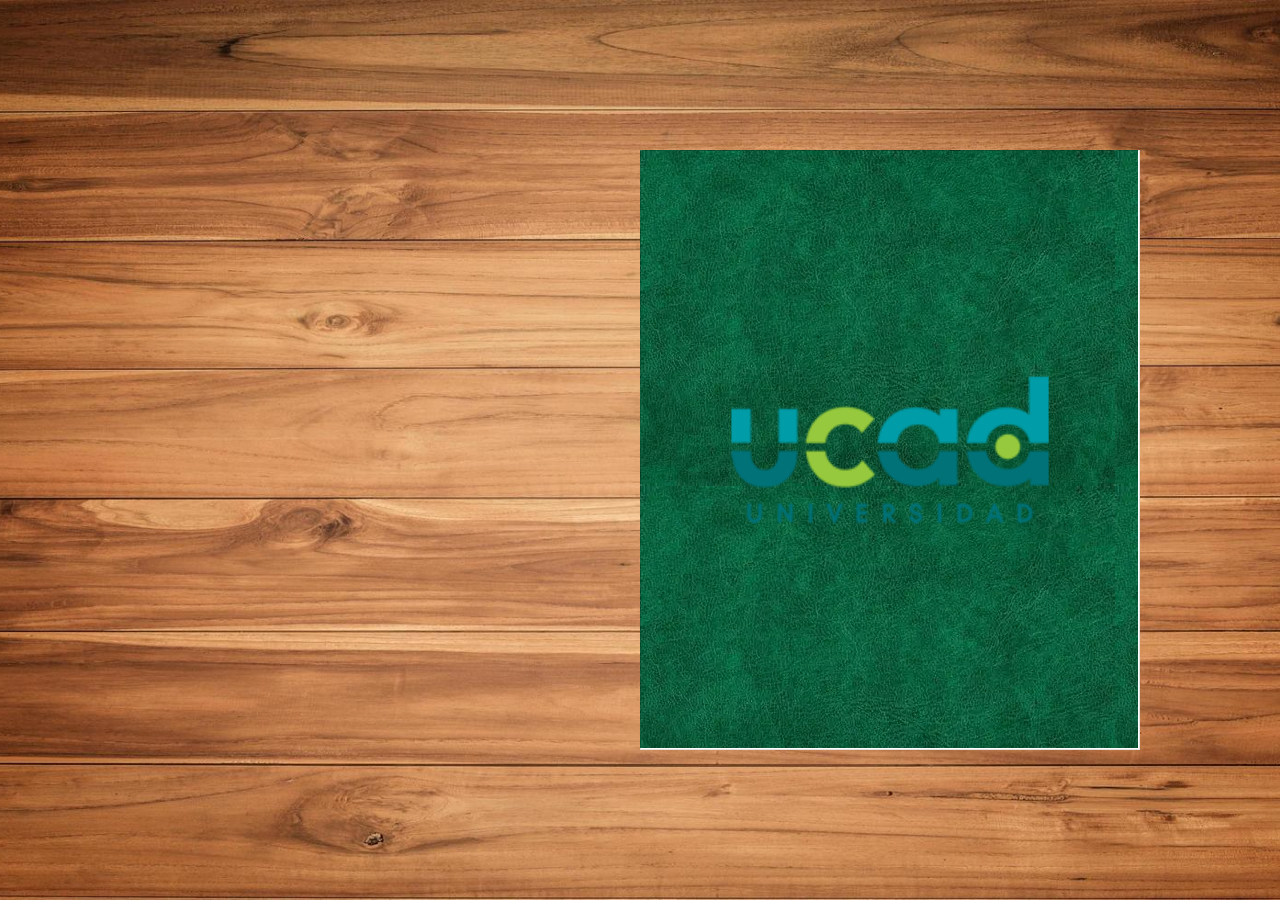
<file: Proyecto/index.html>
<!DOCTYPE html>
<html lang="en">

<head>
  <meta charset="UTF-8" />
  <meta name="viewport" content="width=device-width, initial-scale=1.0" />
  <link rel="stylesheet" href="style.css" />
  <link rel="icon" href="Engrane.webp">
  <title>ING. SISTEMAS</title>
</head>

<body>
  <div class="flipbook">
    <div class="hard"><a title="U" href="https://ucad.edu.mx/" target="_blank">
        <img src="ucad.png"U">
      </a></div>
    <div class="hard"></div>
    <div>
      <small><h2>Nuestros futuros Ingenieros</h2></small>
      <a title="FM" href="https://www.youtube.com/watch?v=PGY4DoNoA8w&list=RDPGY4DoNoA8w&start_radio=1" target="_blank">
        <img src="FM.jfif" alt="FM">
      </a>
      <small><h2>A continuacion los conoceras</h2></small>
    </div>
    <div>
      <a class="f" title="F" href="CV fernanda.html">
        <img src="img/FER.jpeg" alt="F">
      </a>
      <small><a href="https://heyzine.com/flip-book/85bbf7743f.html" target="_blank"><h2>Fernanda</h2></a></small>
    </div>
    <div>
      <a class="f" title="JJ" href="jj_cv.html">
        <img src="img/JJ_CV.jpeg" alt="JJ">
      </a>
      <small><a href="https://heyzine.com/flip-book/825e1cf532.html" target="_blank"><h2>Juan Jaime</h2></a></small>
    </div>
    <div>
      <a class="f" title="AD" href="cv-ad.html">
        <img src="imagenes/perfil-ad.png" alt="AD">
      </a>
      <small><a href="https://heyzine.com/flip-book/f2096f42cc.html" target="_blank"><h2>Adalid</h2></a></small>
    </div>
    <div>
      <a class="f" title="AB" href="cv abraham.html">
        <img src="img/foto.png" alt="AB">
      </a>
      <small><a href="https://heyzine.com/flip-book/c6331416a3.html" target="_blank"><h2>Abraham</h2></a></small>
    </div>
    <div>
      <a class="f" title="AA" href="cv-a.html">
        <img src="imagenes/perfil.png" alt="AA">
      </a>
      <small><a href="https://heyzine.com/flip-book/71c67174da.html" target="_blank"><h2>Aaron</h2></a></small>
    </div>
    <div>
      <a class="f" title="J" href="cv.html">
        <img src="img/Javi.jpeg" alt="J">
      </a>
      <small><a href="https://heyzine.com/flip-book/63f4d9dafa.html" target="_blank"><h2>Javier</h2></a></small>
    </div>
    <div>
      <a class="f" title="A" href="Mi cv.html">
        <img src="img/foto.jpeg" alt="AL">
      </a>
      <small><a href="https://heyzine.com/flip-book/040e9a26df.html" target="_blank"><h2>Alan</h2></a></small>
    </div>
    <div class="hard"></div>
    <div class="hard"><H1> Gracias </H1>
      <a title="PC" href="exa/index.html" target="_blank">
        <img src="PC.jfif" alt="PC">
      </a>
      <small><a href="https://heyzine.com/flip-book/50ecf5eb43.html" target="_blank"><h3>~ Aldo Garcia Ortiz</h3></a></small> </div>
  </div>

  <script src="jquery.js"></script>
  <script src="turn.js"></script>
  <script>
    $(".flipbook").turn();
  </script>
</body>

</html>
</file>
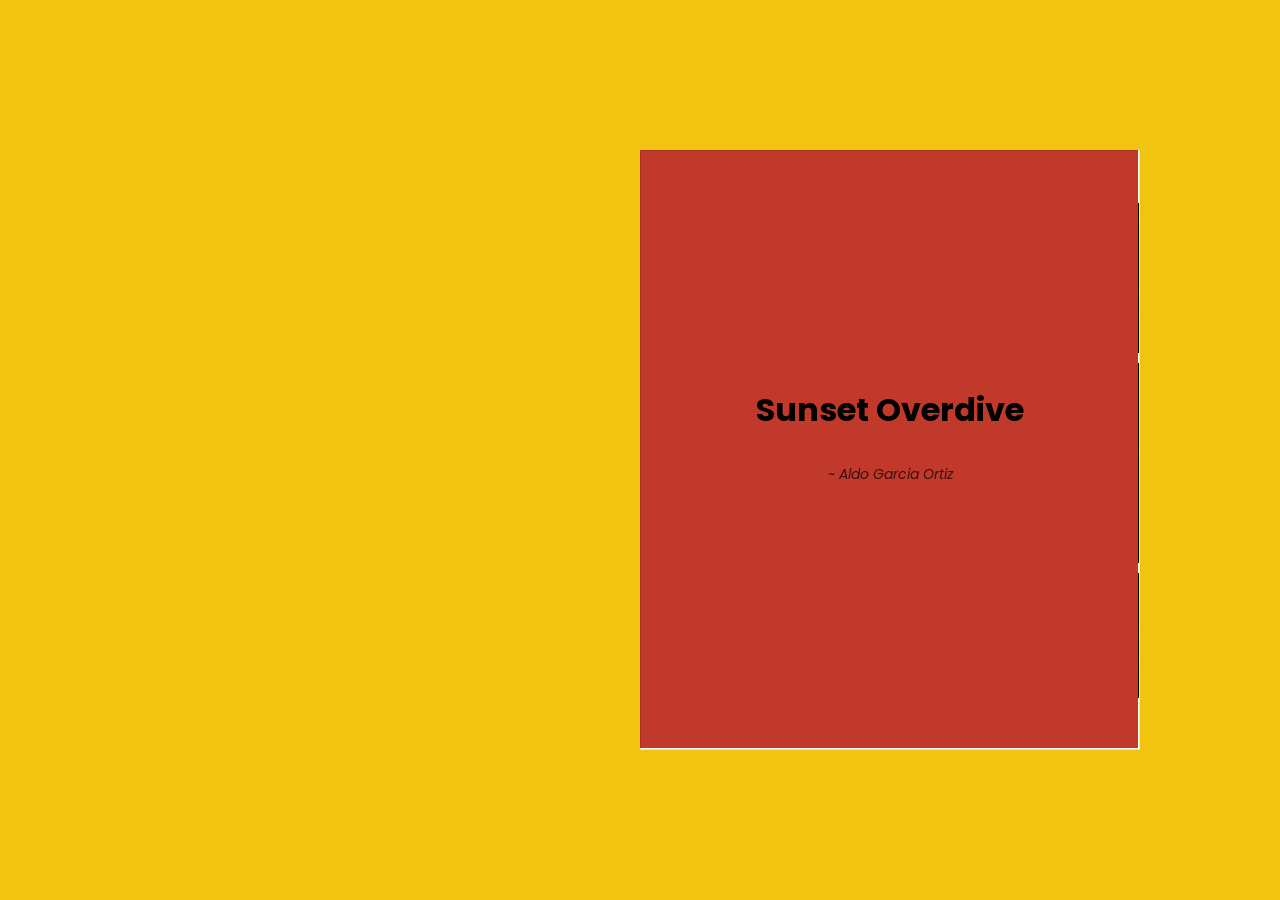
<file: Proyecto/exa/index.html>
<!DOCTYPE html>
<html lang="en">

<head>
  <meta charset="UTF-8" />
  <meta name="viewport" content="width=device-width, initial-scale=1.0" />
    <link rel="icon" href="SO.jpg">
  <link rel="stylesheet" href="style.css" />
  <title>SO</title>
</head>

<body>
  <div class="flipbook">
    <div class="hard"><h1>Sunset Overdive</h1><small><a href="https://www.linkedin.com/feed/">~ Aldo Garcia Ortiz</a></small></div>
    <div class="hard"></div>
    <div>
      <P>Sunset Overdrive es un videojuego de disparos en tercera persona de acción y aventura desarrollado por Insomniac Games y publicado por Microsoft Studios para la Xbox One. Se anunció en Electronic Entertainment Expo 2013 y se lanzó en todo el mundo en octubre de 2014. El juego se desarrolla en 2027, en una metrópolis ficticia llamada Sunset City.</P>
      <P>El jugador controla a un empleado de FizzCo, que tiene que luchar contra los OD, abreviatura de los bebedores de OverCharge: los humanos que se han convertido en mutantes después de beber bebidas energéticas de FizzCo. En la distópica Sunset City, el personaje del jugador puede correr por la pared, usar tirolinas y deslizarse por rieles para navegar rápidamente a través de ellos, con un gran arsenal de armas para usar.</P> 
      <P>El juego también tiene un modo cooperativo multijugador llamado Escuadrón Caos, que le asigna a los jugadores completar una serie de misiones con siete jugadores. Como el juego pone énfasis en el impulso, el juego no cuenta con ningún sistema de cobertura.</P>
    </div>
    <div>
      <ul>
        <h3>Modos de juego</h3>
        <li>Un jugador</li>
        <li>multijugador en línea</li>
    </ul>
    <ol>
        <h3>Idiomas</h3>
        <li>Inglés</li>
        <li>Español latinoamericano</li>
        <li>Italiano</li>
    </ol>
     <ol reversed>
        <h3>Genero</h3>
        <li>Videojuego de Acción</li>
        <li>Aventura</li>
    </ol>
    <dl>
        <h3>Plataformas</h3>
        <dt>Xbox One</dt>
        <dd>Xbox Series X y Series S</dd>
        <dd>Microsoft Windows</dd>
    </dl>
    </div>
    <div>
     <small> <h2>Soundtrack</h2></small>
      <table>
        <tr>Cheap Time
            <th>Total Annihilation</th>
            <th>More Action</th>
            <th>The Real World’s A Terrible Place</th>
            <th>I Don’t Know What To Think</th>
        </tr>
        <tr>Meat Market
            <td>Unknown Town</td>
            <td>I Don’t Want Your Company</td>
            <td>Folding Socks</td>
            <td>Violence</td>
        </tr>
        <tr>BOATS!
            <th>This Is The End</th>
            <td>Alright Ok</th>
            <td>Alright Ok</td>
            <td>Different Answer</td>
        </tr>
        <tr>The Bronx
            <th>Stay Alive (Focus)</th>
            <td>OverCharge</td>
            <td>Sunset City</td>
            <td>Where Did The Drugs Go?</td>
        </tr>
    </table>
    </div>
    <div>
     <small> <h1>Musica</h1></small>
    <iframe width="490" height="245" 
    src="https://www.youtube.com/embed/3oukrCiMNq8?si=IIczp9BVjenJJnt7" title="YouTube video player" frameborder="0" allow="accelerometer; autoplay; clipboard-write; encrypted-media; gyroscope; picture-in-picture; web-share" referrerpolicy="strict-origin-when-cross-origin" allowfullscreen></iframe>
    </div>
    <div>
     <small> <h2>Historia</h2></small>
      <p><b>El 13 de julio de 2027</b><i>, FizzCo lanza su nueva bebida energética, OverCharge Delirium XT (también conocida como OCD)</i><em>, exclusivamente en Sunset City.</em><br> 
        <strong>En un intento de vender OCD más rápido, FizzCo omitió los protocolos de regulación de salud, a su vez causando que cualquiera que lo beba se convierta en un violento mutante con cuerpo de ebullición conocido como un bebedor de OverCharge (OD).</strong> <br> 
        Para encubrir el engaño, <sup>FizzCo</sup><mark> afirma que ha ocurrido un brote viral y pone en cuarentena a toda la ciudad, impidiendo que alguien ingrese o salga.</mark> <br> 
        <ins>El jugador, un empleado de FizzCo que trabaja en la división de saneamiento, es salvado de un OD atacante por Walter</ins><del>, un compañero sobreviviente; el jugador no se ve afectado por la bebida, ya que no se les permitió asistir a la fiesta de lanzamiento para el TOC, más tarde conocida como</del> <sub>"Noche de terror".</sub></p>
    </div>
    <div>
      <img src="SO.jpg" alt="" />
      <small> <h3>Sunset Overdrive</h3> </small>
    </div>
    <div>
      <style>
     body {
      background-color: rgba(36, 223, 142, 0.685)
     }
     </style>
     <h1 style="color: green">XBOX</h1>
     <p><strong> •Microsoft Studios <br> •Acción y aventura <br> •Shooter</strong></p>
    </div>
    <div>
      <h1>Informacion</h1>
      <a href="https://www.youtube.com/watch?v=FqJdZQPBDF0">Trailer</a>
      <a title="XBOX" href="https://www.xbox.com/es-MX/games/store/sunset-overdrive/BRZHFR5XBLQS" target="_blank">
        <img src="xbox.png" alt="LXBOX">
      </a>
      <hr>
      <p>
        Juego en la nube incluido con XBOX Game Pass Premium y Ultimate. Se requiere una compra de juego para hacer streaming con XBOX Game Pass Essential.
        Los editores de los juegos que inicias tienen acceso a la información de tu perfil de XBOX y a los datos asociados mientras juegas.
      </p>
    </div>
    <div>
      <h1>Sistema de juego</h1>
      <p>
        Sunset Overdrive es un juego de acción y aventura ambientado en tercera persona. Los jugadores navegan por una metrópolis llamada Sunset City en el año 2027. Este mundo distópico ha sido invadido por mutantes llamados OD, abreviatura de Overcharge Drinkers. El personaje jugador es un antiguo empleado de FizzCo, encargado de limpiar el desastre dejado por una fiesta que FizzCo había lanzado para celebrar el lanzamiento de su nueva bebida energética, Overcharge Delirium XT.
      </p>
      <hr>
      <p id="primero">
        Estos incluyen el rifle de asalto estándar AK-FU y el lanzador de granadas TNTeddy.
      </p>
    </div>
    <div>
      <p class="parrafo">	Insomniac Games</p>
      <hr>
      <p class="parrafo">	Xbox One <br>
Xbox Series X <br> Series S <br>
Microsoft Windows</p>
    </div>
    <div>
      <video controls>
        <source src="SO.mp4" type="video/mp4">
      </video>
    </div>
    <div>
      <article class="SO1">
        <br><br><br><br><br><br><br>
        <dl>
        <dt>La banda sonora de Sunset Overdrive</dt> 
        <dd>está disponible en varias plataformas.</dd> 
        <br/> 
        <dt>Puedes escuchar la compilación</dt>
        <dd>"Best of Sunset Overdrive Music"</dd>
        <dd>en Spotify, que incluye 18 canciones.</dd>
        <br/>
        <dt>Además, la banda sonora de "Sunset Overdrive" </dt>
        <dd>se puede encontrar</dd>
        <dd>en el ranking de Xbox One y en otras plataformas.</dd>
        </dl>
      </article>
          </div>
    <div>
      <h3>Canciones</h3>
      <h4><a class="c1" href="https://www.youtube.com/watch?v=Ynq429R03dE&list=OLAK5uy_nfkQv8VIK6X-RPcqH9cpBKWtLA2siHT_Y&index=5" target="_blank">Total Annihilation</a></h4>
      <h4><a class="c2" href="https://www.youtube.com/watch?v=3VA44b28oRo&list=OLAK5uy_nfkQv8VIK6X-RPcqH9cpBKWtLA2siHT_Y&index=15" target="_blank">Between The Lines</a></h4>
      <h4><a class="c3" href="https://www.youtube.com/watch?v=gByAdkXwPOM&list=OLAK5uy_nfkQv8VIK6X-RPcqH9cpBKWtLA2siHT_Y&index=4" target="_blank">Unknown Town</a></h4>
      <h4><a class="c4" href="https://www.youtube.com/watch?v=9mlbeVSDs8s&list=OLAK5uy_nfkQv8VIK6X-RPcqH9cpBKWtLA2siHT_Y&index=1" target="_blank">This Is The End</a></h4>
      <h4><a class="c5" href="https://www.youtube.com/watch?v=gQKqjj8fboU&list=OLAK5uy_nfkQv8VIK6X-RPcqH9cpBKWtLA2siHT_Y&index=2" target="_blank">We’re Gonna Have A Party</a></h4>
    </div>
    <div>
      <ul class="lc">
      <h3>Bandas participantes</h3>
            <li>Cheap Time</li>
            <li>Bass Drum Of Death</li>
            <li>Meat Market</li>
            <li>BOATS!</li>
            <li>Dan Sartain</li>
            <li>Brenna Red (Fiction Reform/The Last Gang)</li>
            <li>The Bronx</li>
            <li>The Suckers</li>
            <li>Sticky Nix</li>
            <li>BNZA</li>
            <li>K Theory</li>
            <li>Liam Shy</li>
            <li>Argon Volt</li>
            <li>Arkaen</li>
        </ul>
    </div>
    <div>
      <h3>Canciones complementarias</h3>
      <h4><a class="c6" href="https://www.youtube.com/watch?v=3oukrCiMNq8&list=RD3oukrCiMNq8&start_radio=1" target="_blank">Bass Drum of Death - I Wanna Be Forgotten</a></h4>
      <h4><a class="c7" href="https://www.youtube.com/watch?v=_vyYIEXNo0E&list=RD_vyYIEXNo0E&start_radio=1" target="_blank">The H-BlockX - Gazoline (E3 2014 Stage Presentation Trailer)</a></h4>
      <h4><a class="c8" href="https://www.youtube.com/watch?v=oobPDNY8SoM&list=RDoobPDNY8SoM&start_radio=1" target="_blank">The Death Set - They Come To Get Us (E3 2013 Reveal Trailer)</a></h4>
    </div>
    <div>
      <img src="sunset.jpg" alt="" />
      <small> <h3>Sunset Overdrive</h3> </small>
    </div>
    <div class="hard"></div>
    <div class="hard"><h1>FIN</h1><small><a href="https://www.linkedin.com/feed/">~ Aldo Garcia Ortiz</a></small></div>
  </div>

  <script src="jquery.js"></script>
  <script src="turn.js"></script>
  <script>
    $(".flipbook").turn();
  </script>
</body>

</html>
</file>
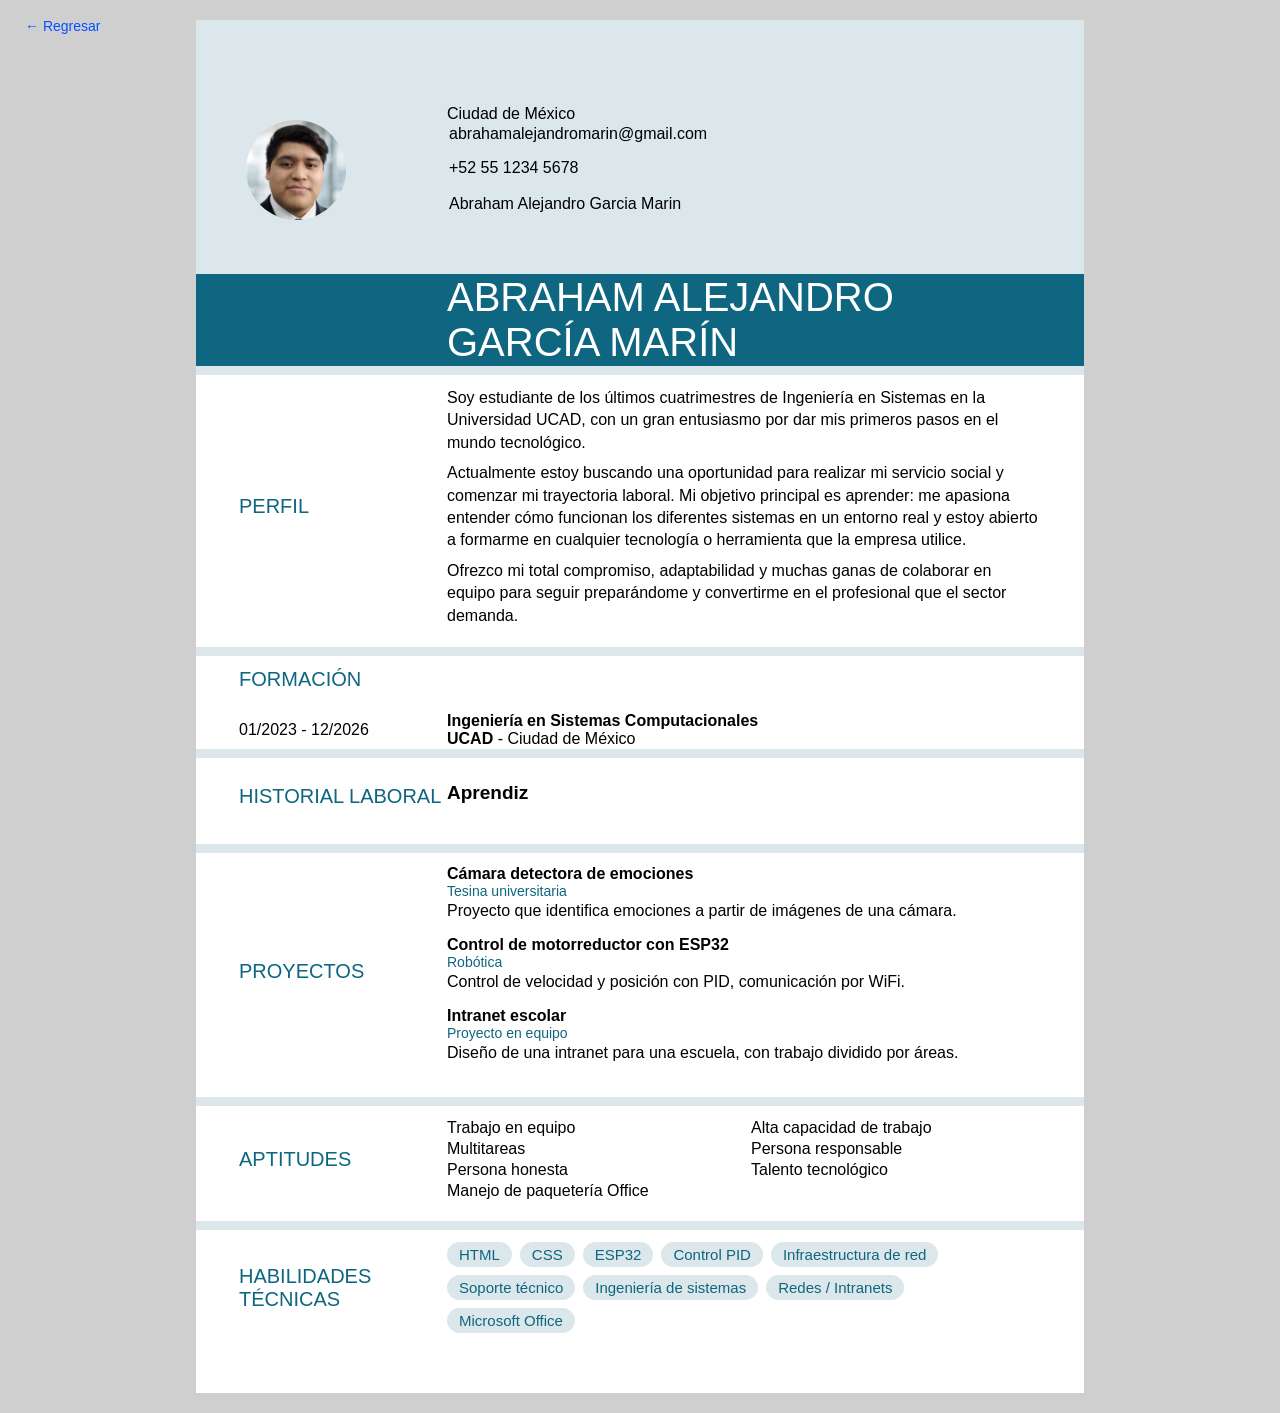
<file: Proyecto/cv abraham.html>
<!DOCTYPE html>
<html lang="es">
  <head>
    <meta charset="UTF-8" />
    <meta http-equiv="X-UA-Compatible" content="IE=edge" />
    <meta name="viewport" content="width=device-width, initial-scale=1.0" />
    <link rel="icon" href="Engrane.webp">
    <title>CV - Abraham Alejandro García Marín</title>

    <link rel="stylesheet" href="css/cv abraham.css" />
  </head>
  <body>
  <a href="index.html" class="regresar">
    ← Regresar
    </a>
    <div class="cv">


      <img class="foto" src="img/foto.png" alt="Foto de perfil" />

      <table>

    
        <tr class="fila-contacto">
          <td class="col-izq"></td>
          <td class="col-der">
            <table class="contacto">
              <tr>
                
                <td>abrahamalejandromarin@gmail.com</td>
                
              </tr>
              <tr>
                <td>                  
                    +52 55 1234 5678
                </td>
              <tr>         
                  Ciudad de México
                </td>
              </tr>
              <tr>
                <td>                  
                    Abraham Alejandro Garcia Marin
                </td>
              </tr>
            </table>
          </td>
        </tr>

        
        <tr class="fila-nombre">
          <td class="col-izq"></td>
          <td class="col-der"><h1>ABRAHAM ALEJANDRO GARCÍA MARÍN</h1></td>
        </tr>

  
        <tr class="seccion">
          <td class="col-izq"><h2>PERFIL</h2></td>
          <td class="col-der">
            <p>
              Soy estudiante de los últimos cuatrimestres de Ingeniería en
              Sistemas en la Universidad UCAD, con un gran entusiasmo por dar
              mis primeros pasos en el mundo tecnológico.
            </p>
            <p>
              Actualmente estoy buscando una oportunidad para realizar mi
              servicio social y comenzar mi trayectoria laboral. Mi objetivo
              principal es aprender: me apasiona entender cómo funcionan los
              diferentes sistemas en un entorno real y estoy abierto a
              formarme en cualquier tecnología o herramienta que la empresa
              utilice.
            </p>
            <p>
              Ofrezco mi total compromiso, adaptabilidad y muchas ganas de
              colaborar en equipo para seguir preparándome y convertirme en el
              profesional que el sector demanda.
            </p>
          </td>
        </tr>

     
        <tr class="seccion">
          <td class="col-izq"><h2>FORMACIÓN</h2></td>
          <td class="col-der"></td>
        </tr>
        <tr>
          <td class="col-izq fecha">01/2023 - 12/2026</td>
          <td class="col-der">
            <strong>Ingeniería en Sistemas Computacionales</strong><br />
            <strong>UCAD</strong> - Ciudad de México
          </td>
        </tr>

       
        <tr class="seccion">
          <td class="col-izq"><h2>HISTORIAL LABORAL</h2></td>
          <td class="col-der">
            <strong class="grande">Aprendiz</strong>
          </td>
        </tr>

      
        <tr class="seccion">
          <td class="col-izq"><h2>PROYECTOS</h2></td>
          <td class="col-der">
            <div class="proyecto">
              <strong>Cámara detectora de emociones</strong>
              <span class="detalle">Tesina universitaria</span>
              <p>
                Proyecto que identifica emociones a partir de imágenes de una
                cámara.
              </p>
            </div>
            <div class="proyecto">
              <strong>Control de motorreductor con ESP32</strong>
              <span class="detalle">Robótica</span>
              <p>
                Control de velocidad y posición con PID, comunicación por
                WiFi.
              </p>
            </div>
            <div class="proyecto">
              <strong>Intranet escolar</strong>
              <span class="detalle">Proyecto en equipo</span>
              <p>
                Diseño de una intranet para una escuela, con trabajo dividido
                por áreas.
              </p>
            </div>
          </td>
        </tr>

        <tr class="seccion">
          <td class="col-izq"><h2>APTITUDES</h2></td>
          <td class="col-der">
            <ul class="aptitudes">
              <li>Trabajo en equipo</li>
              <li>Multitareas</li>
              <li>Persona honesta</li>
              <li>Manejo de paquetería Office</li>
              <li>Alta capacidad de trabajo</li>
              <li>Persona responsable</li>
              <li>Talento tecnológico</li>
            </ul>
          </td>
        </tr>

  
        <tr class="seccion">
          <td class="col-izq"><h2>HABILIDADES TÉCNICAS</h2></td>
          <td class="col-der">
            <ul class="etiquetas">
              <li>HTML</li>
              <li>CSS</li>
              <li>ESP32</li>
              <li>Control PID</li>
              <li>Infraestructura de red</li>
              <li>Soporte técnico</li>
              <li>Ingeniería de sistemas</li>
              <li>Redes / Intranets</li>
              <li>Microsoft Office</li>
            </ul>
          </td>
        </tr>


      </table>
    </div>
  </body>
</html>
</file>
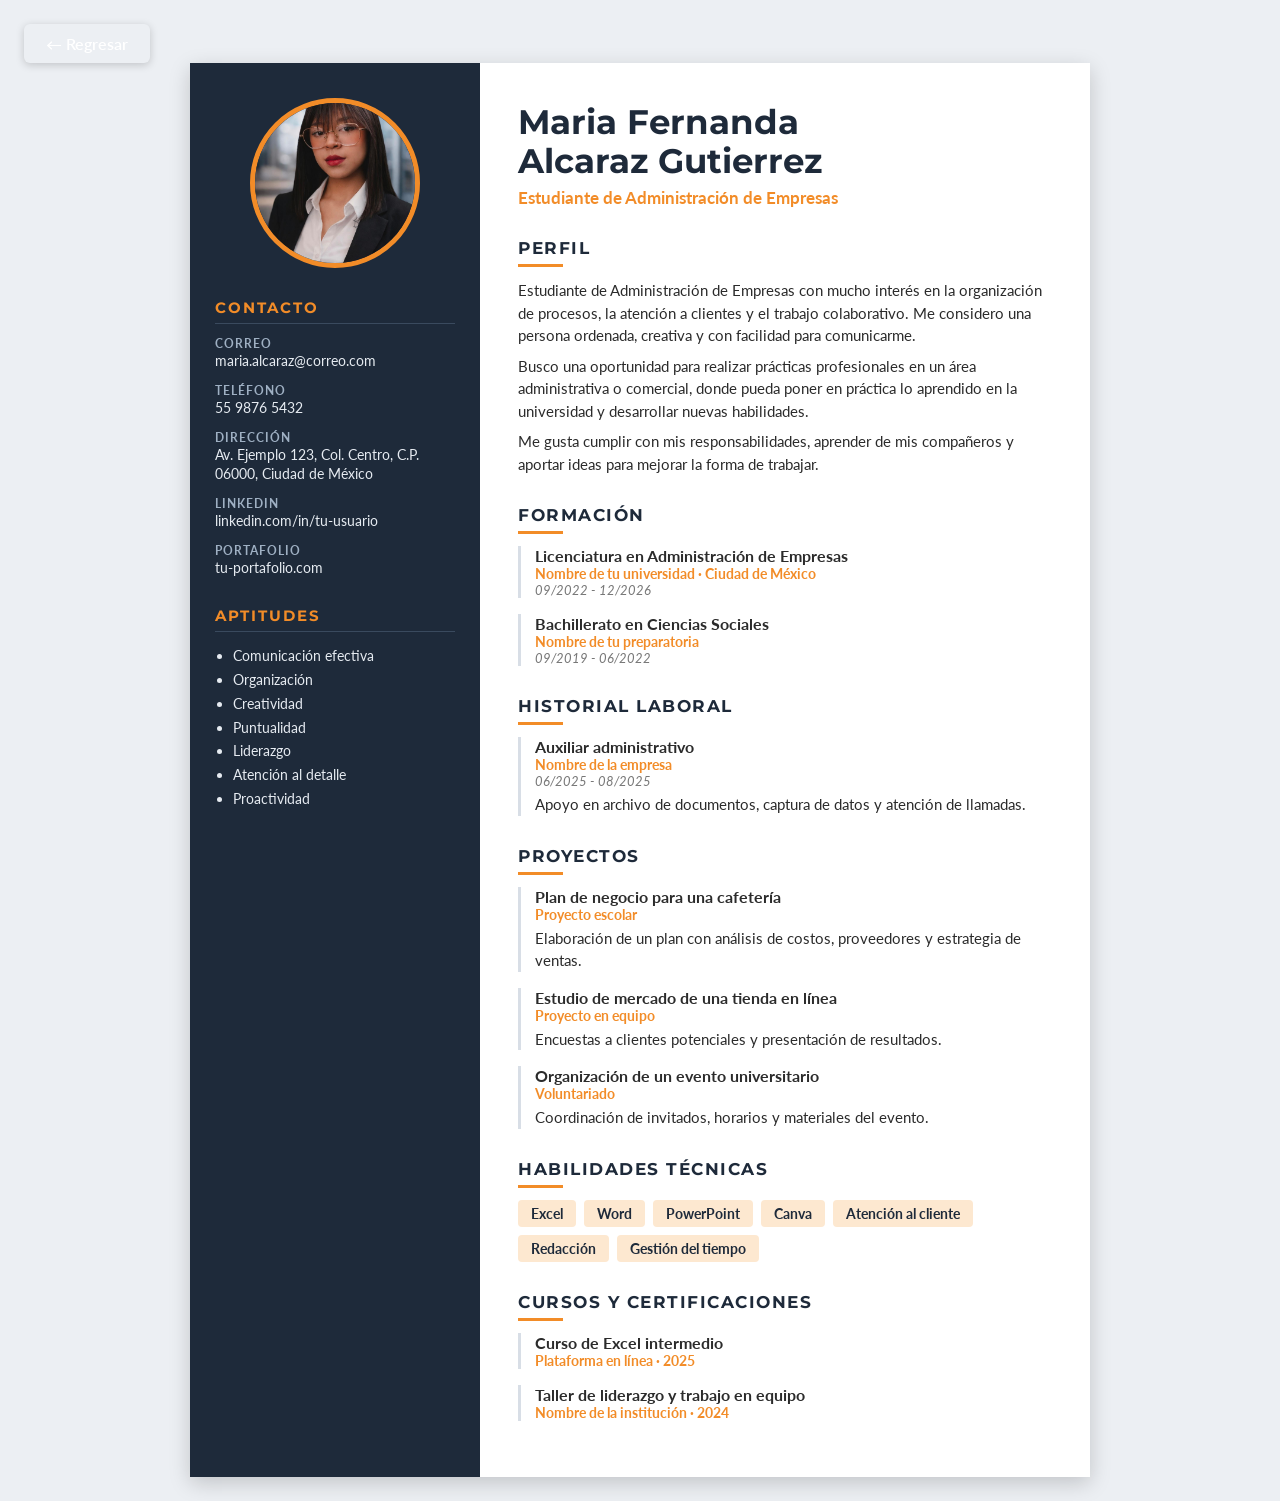
<file: Proyecto/CV fernanda.html>
<!DOCTYPE html>
<html lang="es">
  <head>
    <meta charset="UTF-8" />
    <meta http-equiv="X-UA-Compatible" content="IE=edge" />
    <meta name="viewport" content="width=device-width, initial-scale=1.0" />
    <link rel="icon" href="Engrane.webp">
    <title>Curriculum - Maria Fernanda Alcaraz Gutierrez</title>
    <link
      href="https://fonts.googleapis.com/css2?family=Montserrat:wght@400;600;700&family=Lato:wght@400;700&display=swap"
      rel="stylesheet"
    />
    <link rel="stylesheet" href="css/CV fernanda.css" />
  </head>
  <body>
    <nav class="barra-superior">
    <a class="boton-regresar" href="index.html">← Regresar</a>
  </nav>
    <table id="hoja">
      <tr>


        <td id="lateral">

         
          <img id="retrato" src="img/FER.jpeg" alt="Foto de perfil" />

          <h3>Contacto</h3>
          <p class="dato"><b>Correo</b>maria.alcaraz@correo.com</p>
          <p class="dato"><b>Teléfono</b>55 9876 5432</p>
          <p class="dato">
            <b>Dirección</b>Av. Ejemplo 123, Col. Centro, C.P. 06000, Ciudad
            de México
          </p>
          <p class="dato">
            <b>LinkedIn</b>
            <a href="https://www.linkedin.com/in/tu-usuario">linkedin.com/in/tu-usuario</a>
          </p>
          <p class="dato"><b>Portafolio</b>tu-portafolio.com</p>

          <h3>Aptitudes</h3>
          <ul class="lista-lateral">
            <li>Comunicación efectiva</li>
            <li>Organización</li>
            <li>Creatividad</li>
            <li>Puntualidad</li>
            <li>Liderazgo</li>
            <li>Atención al detalle</li>
            <li>Proactividad</li>
          </ul>

        </td>

       
        <td id="principal">

          <h1>Maria Fernanda<br />Alcaraz Gutierrez</h1>
          <p id="titulo">Estudiante de Administración de Empresas</p>

          <h2>Perfil</h2>
          <p class="texto">
            Estudiante de Administración de Empresas con mucho interés en la
            organización de procesos, la atención a clientes y el trabajo
            colaborativo. Me considero una persona ordenada, creativa y con
            facilidad para comunicarme.
          </p>
          <p class="texto">
            Busco una oportunidad para realizar prácticas profesionales en un
            área administrativa o comercial, donde pueda poner en práctica lo
            aprendido en la universidad y desarrollar nuevas habilidades.
          </p>
          <p class="texto">
            Me gusta cumplir con mis responsabilidades, aprender de mis
            compañeros y aportar ideas para mejorar la forma de trabajar.
          </p>

          <h2>Formación</h2>
          <div class="bloque">
            <p class="bloque-titulo">Licenciatura en Administración de Empresas</p>
            <p class="bloque-sub">Nombre de tu universidad · Ciudad de México</p>
            <p class="bloque-fecha">09/2022 - 12/2026</p>
          </div>
          <div class="bloque">
            <p class="bloque-titulo">Bachillerato en Ciencias Sociales</p>
            <p class="bloque-sub">Nombre de tu preparatoria</p>
            <p class="bloque-fecha">09/2019 - 06/2022</p>
          </div>

          <h2>Historial laboral</h2>
          <div class="bloque">
            <p class="bloque-titulo">Auxiliar administrativo</p>
            <p class="bloque-sub">Nombre de la empresa</p>
            <p class="bloque-fecha">06/2025 - 08/2025</p>
            <p class="texto">
              Apoyo en archivo de documentos, captura de datos y atención de
              llamadas.
            </p>
          </div>

          <h2>Proyectos</h2>
          <div class="bloque">
            <p class="bloque-titulo">Plan de negocio para una cafetería</p>
            <p class="bloque-sub">Proyecto escolar</p>
            <p class="texto">
              Elaboración de un plan con análisis de costos, proveedores y
              estrategia de ventas.
            </p>
          </div>
          <div class="bloque">
            <p class="bloque-titulo">Estudio de mercado de una tienda en línea</p>
            <p class="bloque-sub">Proyecto en equipo</p>
            <p class="texto">
              Encuestas a clientes potenciales y presentación de resultados.
            </p>
          </div>
          <div class="bloque">
            <p class="bloque-titulo">Organización de un evento universitario</p>
            <p class="bloque-sub">Voluntariado</p>
            <p class="texto">
              Coordinación de invitados, horarios y materiales del evento.
            </p>
          </div>

          <h2>Habilidades técnicas</h2>
          <p class="chips">
            <span>Excel</span>
            <span>Word</span>
            <span>PowerPoint</span>
            <span>Canva</span>
            <span>Atención al cliente</span>
            <span>Redacción</span>
            <span>Gestión del tiempo</span>
          </p>

          <h2>Cursos y certificaciones</h2>
          <div class="bloque">
            <p class="bloque-titulo">Curso de Excel intermedio</p>
            <p class="bloque-sub">Plataforma en línea · 2025</p>
          </div>
          <div class="bloque">
            <p class="bloque-titulo">Taller de liderazgo y trabajo en equipo</p>
            <p class="bloque-sub">Nombre de la institución · 2024</p>
          </div>

        </td>
      </tr>
    </table>
  </body>
</html>
</file>
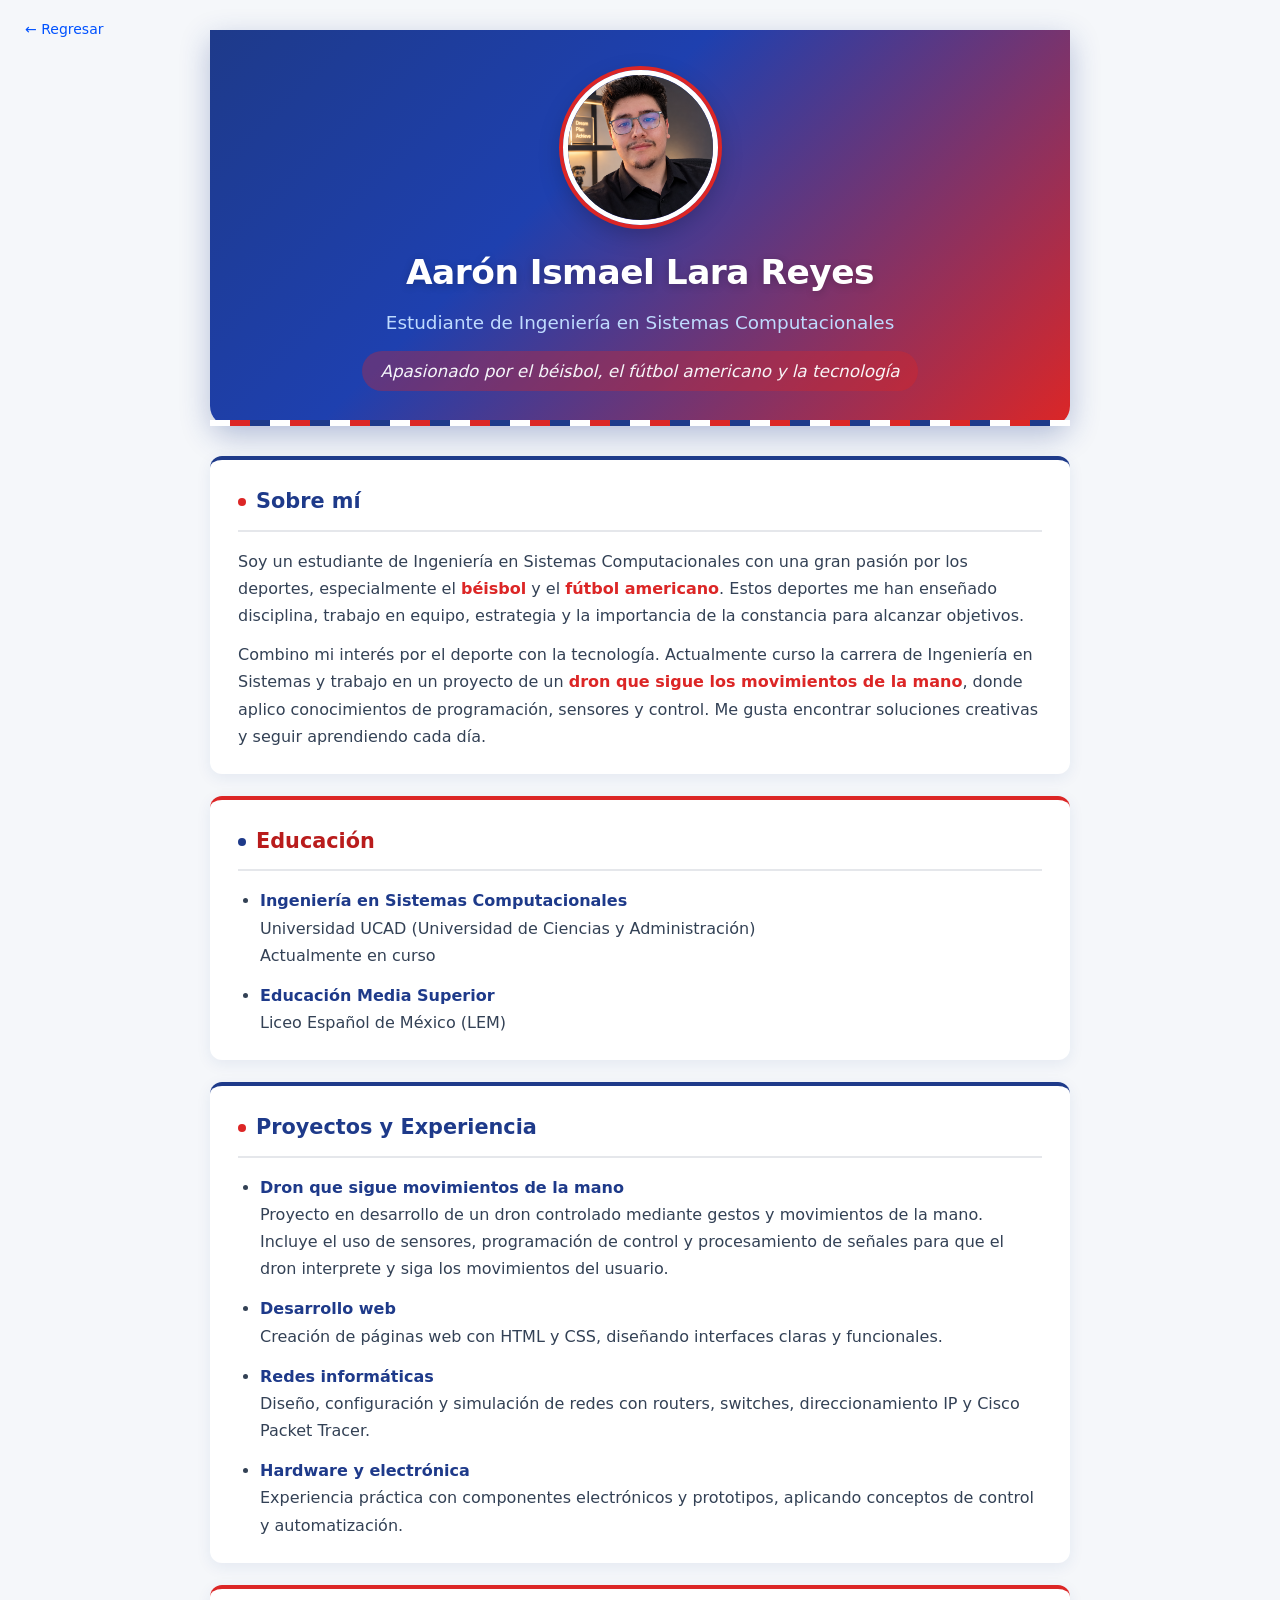
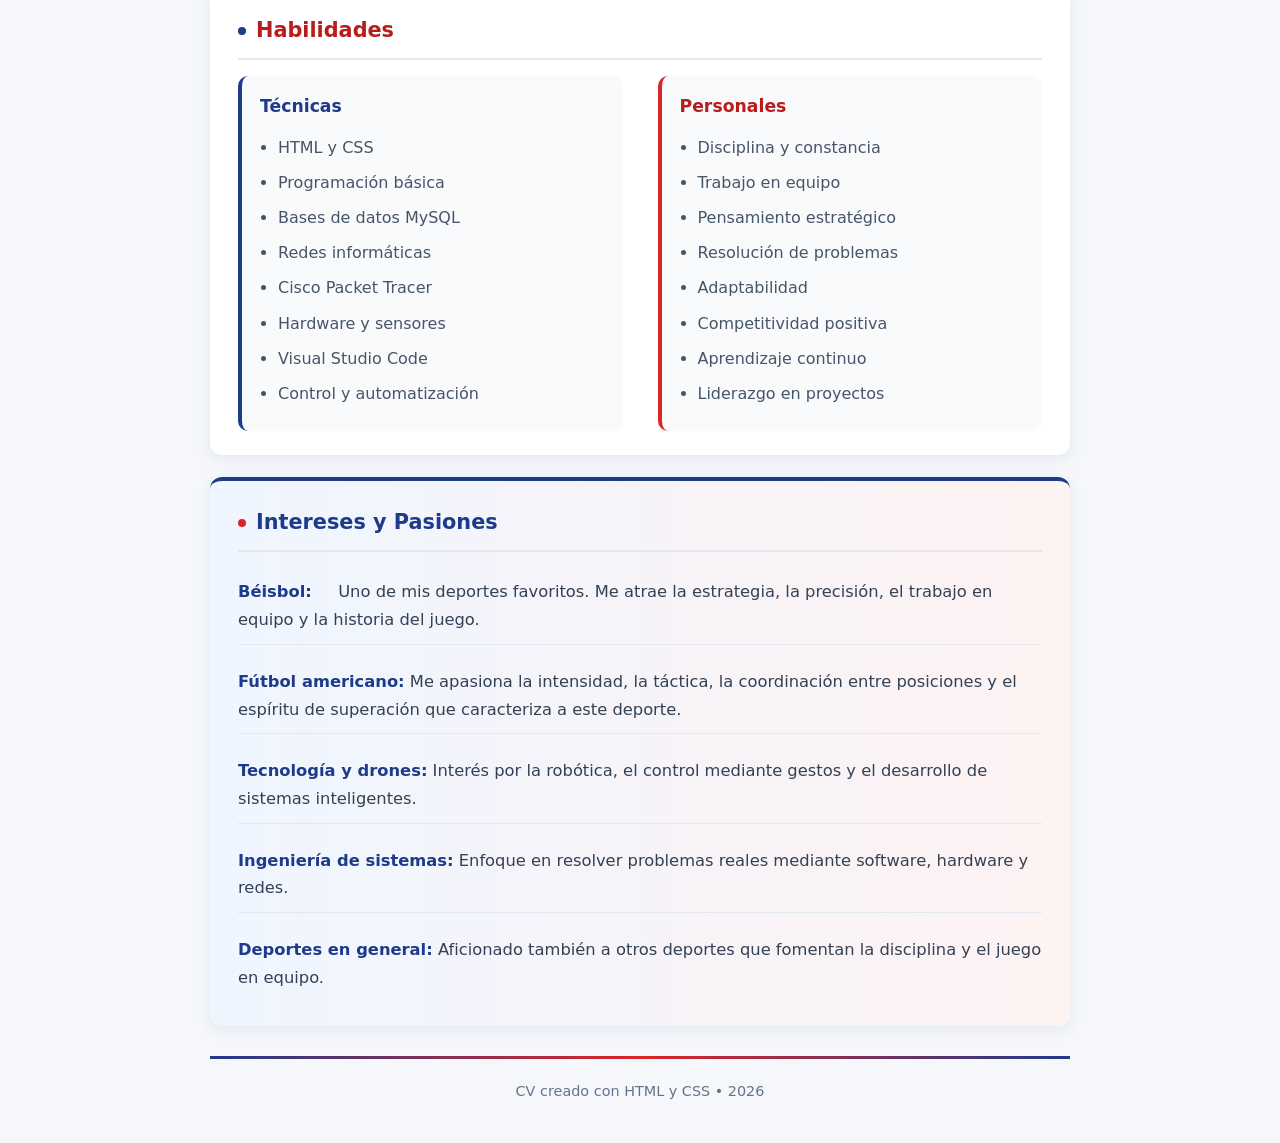
<file: Proyecto/cv-a.html>
<!DOCTYPE html>
<html lang="es">
<head>
    <meta charset="UTF-8">
    <meta name="viewport" content="width=device-width, initial-scale=1.0">
    <title>CV - Aarón Ismael Lara Reyes</title>
    <link rel="icon" href="Engrane.webp">
    <link rel="stylesheet" href="css/style-a.css">
</head>
<body>
<a href="index.html" class="regresar">
    ← Regresar
    </a>
    <!-- ENCABEZADO -->
    <header>
        <img src="imagenes/perfil.png" alt="Foto de Aarón Ismael Lara Reyes" class="foto-perfil">
        <h1>Aarón Ismael Lara Reyes</h1>
        <h2>Estudiante de Ingeniería en Sistemas Computacionales</h2>
        <p class="subtitulo">Apasionado por el béisbol, el fútbol americano y la tecnología</p>
    </header>

    <!-- PERFIL -->
    <section>
        <h3>Sobre mí</h3>
        <p>
            Soy un estudiante de Ingeniería en Sistemas Computacionales con una gran pasión por los deportes, 
            especialmente el <strong>béisbol</strong> y el <strong>fútbol americano</strong>. Estos deportes 
            me han enseñado disciplina, trabajo en equipo, estrategia y la importancia de la constancia 
            para alcanzar objetivos.
        </p>
        <p>
            Combino mi interés por el deporte con la tecnología. Actualmente curso la carrera de 
            Ingeniería en Sistemas y trabajo en un proyecto de un <strong>dron que sigue los movimientos 
            de la mano</strong>, donde aplico conocimientos de programación, sensores y control. 
            Me gusta encontrar soluciones creativas y seguir aprendiendo cada día.
        </p>
    </section>

    <!-- EDUCACIÓN -->
    <section>
        <h3>Educación</h3>
        <ul>
            <li>
                <strong>Ingeniería en Sistemas Computacionales</strong><br>
                Universidad UCAD (Universidad de Ciencias y Administración)<br>
                Actualmente en curso
            </li>
            <li>
                <strong>Educación Media Superior</strong><br>
                Liceo Español de México (LEM)
            </li>
        </ul>
    </section>

    <!-- PROYECTOS Y EXPERIENCIA -->
    <section>
        <h3>Proyectos y Experiencia</h3>
        <ul>
            <li>
                <strong>Dron que sigue movimientos de la mano</strong><br>
                Proyecto en desarrollo de un dron controlado mediante gestos y movimientos de la mano. 
                Incluye el uso de sensores, programación de control y procesamiento de señales para 
                que el dron interprete y siga los movimientos del usuario.
            </li>

            <li>
                <strong>Desarrollo web</strong><br>
                Creación de páginas web con HTML y CSS, diseñando interfaces claras y funcionales.
            </li>

            <li>
                <strong>Redes informáticas</strong><br>
                Diseño, configuración y simulación de redes con routers, switches, direccionamiento IP 
                y Cisco Packet Tracer.
            </li>

            <li>
                <strong>Hardware y electrónica</strong><br>
                Experiencia práctica con componentes electrónicos y prototipos, aplicando conceptos 
                de control y automatización.
            </li>
        </ul>
    </section>

    <!-- HABILIDADES -->
    <section>
        <h3>Habilidades</h3>
        <div class="habilidades">

            <div>
                <h4>Técnicas</h4>
                <ul>
                    <li>HTML y CSS</li>
                    <li>Programación básica</li>
                    <li>Bases de datos MySQL</li>
                    <li>Redes informáticas</li>
                    <li>Cisco Packet Tracer</li>
                    <li>Hardware y sensores</li>
                    <li>Visual Studio Code</li>
                    <li>Control y automatización</li>
                </ul>
            </div>

            <div>
                <h4>Personales</h4>
                <ul>
                    <li>Disciplina y constancia</li>
                    <li>Trabajo en equipo</li>
                    <li>Pensamiento estratégico</li>
                    <li>Resolución de problemas</li>
                    <li>Adaptabilidad</li>
                    <li>Competitividad positiva</li>
                    <li>Aprendizaje continuo</li>
                    <li>Liderazgo en proyectos</li>
                </ul>
            </div>

        </div>
    </section>

    <!-- INTERESES -->
    <section>
        <h3>Intereses y Pasiones</h3>
        <ul>
            <li>
                <strong>Béisbol:</strong> Uno de mis deportes favoritos. Me atrae la estrategia, 
                la precisión, el trabajo en equipo y la historia del juego.
            </li>

            <li>
                <strong>Fútbol americano:</strong> Me apasiona la intensidad, la táctica, 
                la coordinación entre posiciones y el espíritu de superación que caracteriza 
                a este deporte.
            </li>

            <li>
                <strong>Tecnología y drones:</strong> Interés por la robótica, el control 
                mediante gestos y el desarrollo de sistemas inteligentes.
            </li>

            <li>
                <strong>Ingeniería de sistemas:</strong> Enfoque en resolver problemas reales 
                mediante software, hardware y redes.
            </li>

            <li>
                <strong>Deportes en general:</strong> Aficionado también a otros deportes 
                que fomentan la disciplina y el juego en equipo.
            </li>
        </ul>
    </section>

    <!-- FOOTER -->
    <footer>
        <p>CV creado con HTML y CSS • 2026</p>
    </footer>

</body>
</html>
</file>
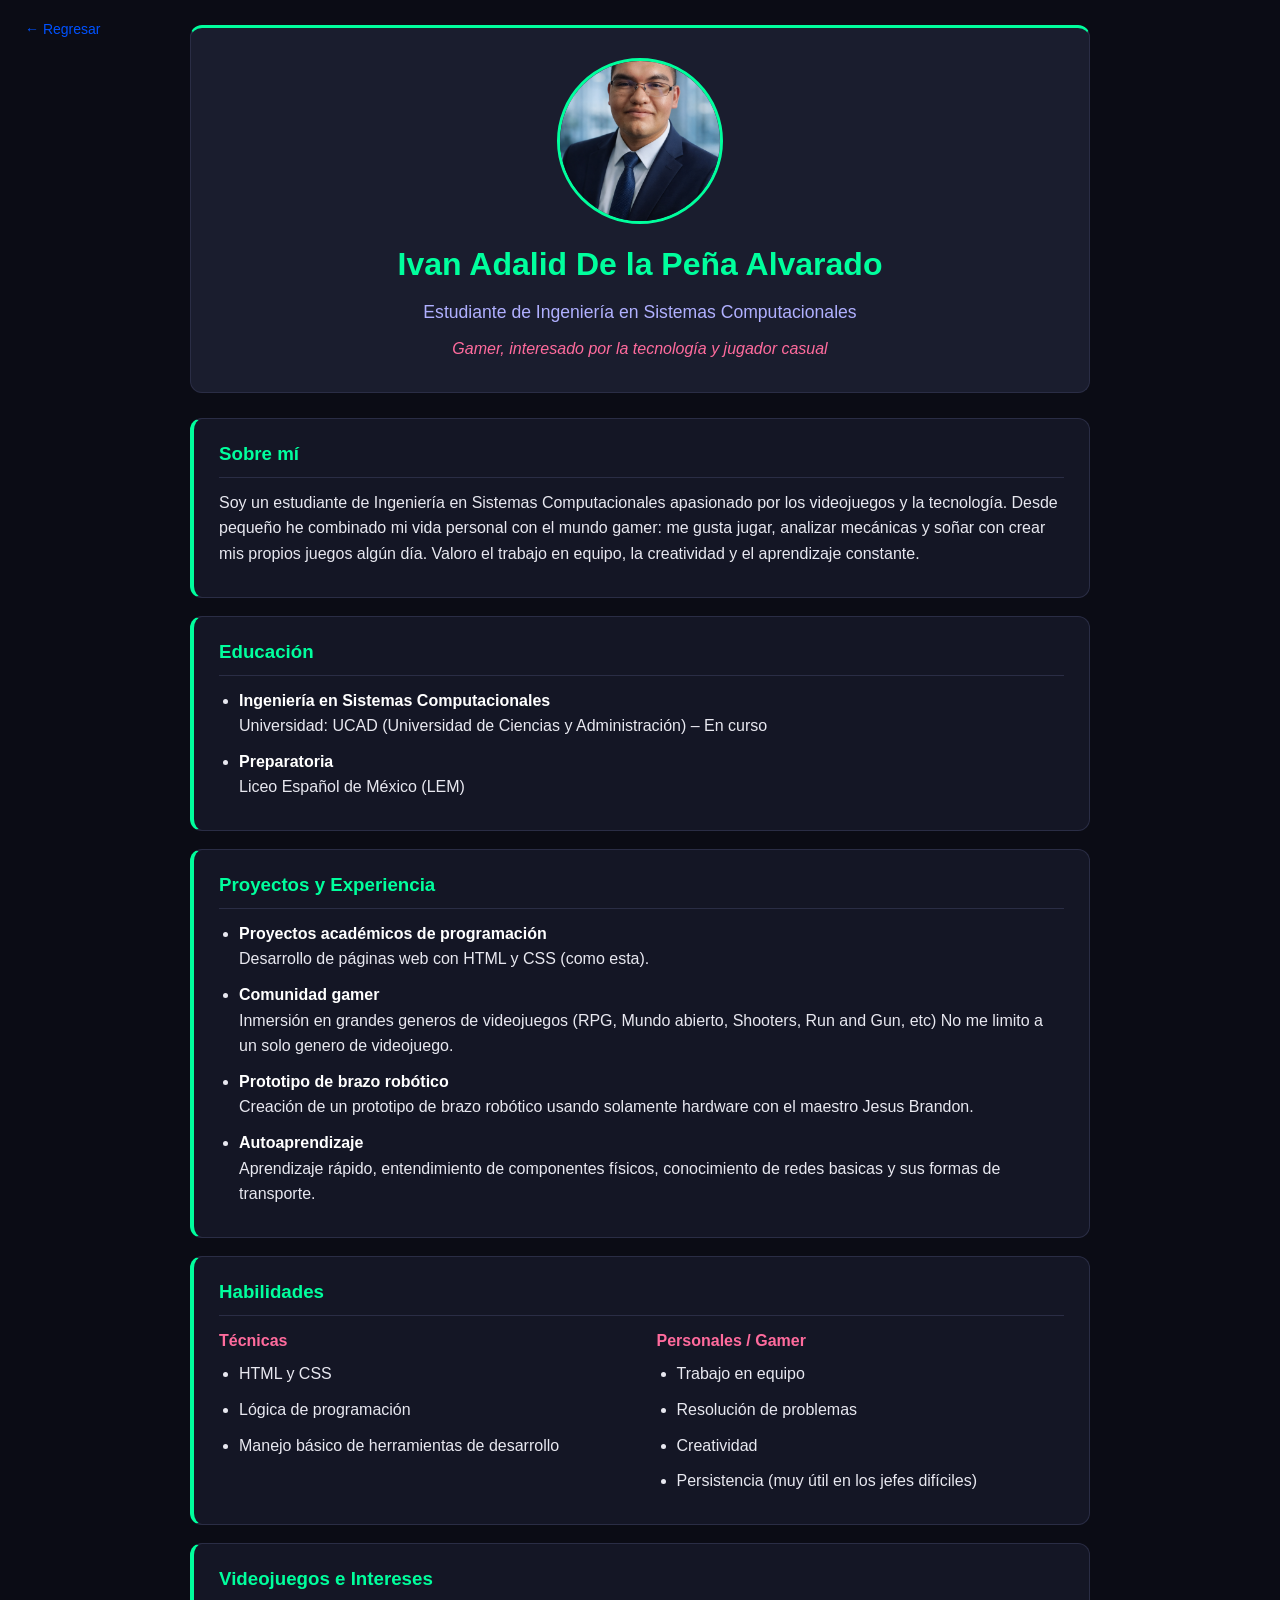
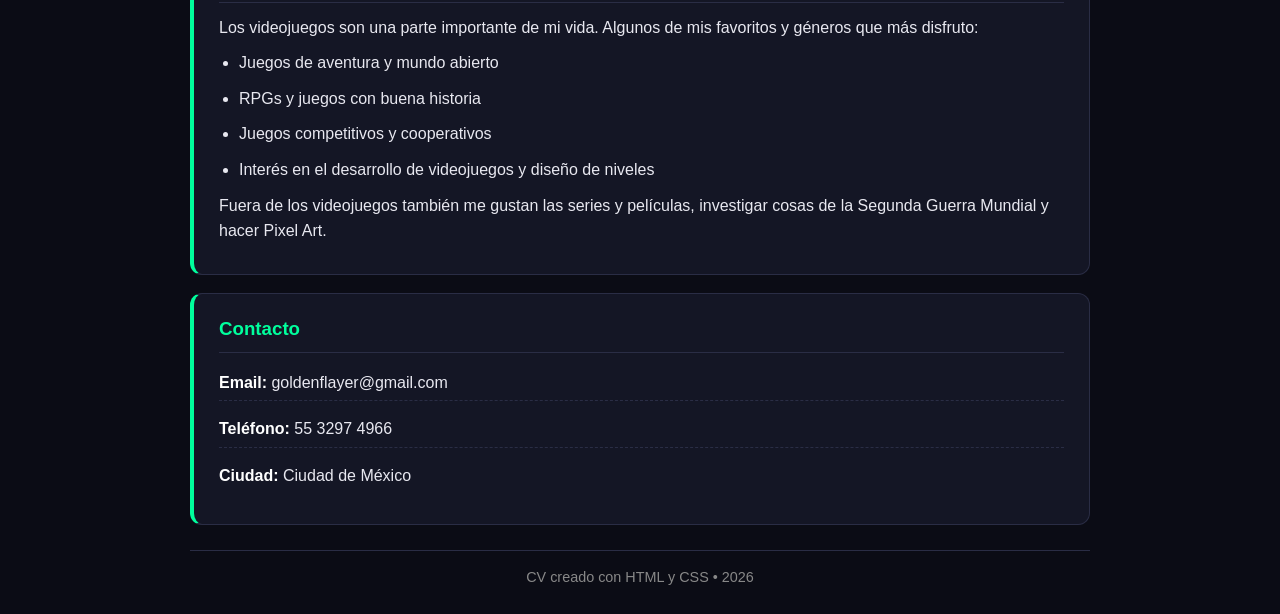
<file: Proyecto/cv-ad.html>
<!DOCTYPE html>
<html lang="es">
<head>
    <meta charset="UTF-8">
    <meta name="viewport" content="width=device-width, initial-scale=1.0">
    <title>CV - Ivan Adalid De la Peña Alvarado</title>
    <link rel="icon" href="Engrane.webp">
    <link rel="stylesheet" href="css/style-ad.css">
</head>
<body>
<a href="index.html" class="regresar">
    ← Regresar
    </a>
    <!-- ENCABEZADO -->
    <header>
        <img src="imagenes/perfil-ad.png" alt="Foto de Ivan Adalid De la Peña Alvarado" class="foto-perfil">
        <h1>Ivan Adalid De la Peña Alvarado</h1>
        <h2>Estudiante de Ingeniería en Sistemas Computacionales</h2>
        <p class="subtitulo">Gamer, interesado por la tecnología y jugador casual</p>
    </header>

    <!-- PERFIL -->
    <section>
        <h3>Sobre mí</h3>
        <p>
            Soy un estudiante de Ingeniería en Sistemas Computacionales apasionado por los videojuegos
            y la tecnología. Desde pequeño he combinado mi vida personal con el mundo gamer:
            me gusta jugar, analizar mecánicas y soñar con crear mis propios juegos algún día.
            Valoro el trabajo en equipo, la creatividad y el aprendizaje constante.
        </p>
    </section>

    <!-- EDUCACIÓN -->
    <section>
        <h3>Educación</h3>
        <ul>
            <li>
                <strong>Ingeniería en Sistemas Computacionales</strong><br>
                Universidad: UCAD (Universidad de Ciencias y Administración) – En curso
            </li>
            <li>
                <strong>Preparatoria</strong><br>
                Liceo Español de México (LEM)
            </li>
        </ul>
    </section>

    <!-- EXPERIENCIA / PROYECTOS -->
    <section>
        <h3>Proyectos y Experiencia</h3>
        <ul>
            <li>
                <strong>Proyectos académicos de programación</strong><br>
                Desarrollo de páginas web con HTML y CSS (como esta).
            </li>
            <li>
                <strong>Comunidad gamer</strong><br>
                Inmersión en grandes generos de videojuegos (RPG, Mundo abierto, Shooters, Run and Gun, etc)
                No me limito a un solo genero de videojuego.
            </li>
            <li>
                <strong>Prototipo de brazo robótico</strong><br>
                Creación de un prototipo de brazo robótico usando solamente hardware con el maestro Jesus Brandon.
            </li>
            <li>
                <strong>Autoaprendizaje</strong><br>
                Aprendizaje rápido, entendimiento de componentes físicos, conocimiento
                de redes basicas y sus formas de transporte.
            </li>
        </ul>
    </section>

    <!-- HABILIDADES -->
    <section>
        <h3>Habilidades</h3>
        <div class="habilidades">
            <div>
                <h4>Técnicas</h4>
                <ul>
                    <li>HTML y CSS</li>
                    <li>Lógica de programación</li>
                    <li>Manejo básico de herramientas de desarrollo</li>
                </ul>
            </div>
            <div>
                <h4>Personales / Gamer</h4>
                <ul>
                    <li>Trabajo en equipo</li>
                    <li>Resolución de problemas</li>
                    <li>Creatividad</li>
                    <li>Persistencia (muy útil en los jefes difíciles)</li>
                </ul>
            </div>
        </div>
    </section>

    <!-- VIDEOJUEGOS E INTERESES -->
    <section>
        <h3>Videojuegos e Intereses</h3>
        <p>Los videojuegos son una parte importante de mi vida. Algunos de mis favoritos y géneros que más disfruto:</p>
        <ul>
            <li>Juegos de aventura y mundo abierto</li>
            <li>RPGs y juegos con buena historia</li>
            <li>Juegos competitivos y cooperativos</li>
            <li>Interés en el desarrollo de videojuegos y diseño de niveles</li>
        </ul>
        <p>
            Fuera de los videojuegos también me gustan las series y películas, investigar cosas de la Segunda Guerra Mundial
            y hacer Pixel Art.
        </p>
    </section>

    <!-- CONTACTO -->
    <section>
        <h3>Contacto</h3>
        <ul>
            <li><strong>Email:</strong> goldenflayer@gmail.com</li>
            <li><strong>Teléfono:</strong> 55 3297 4966</li>
            <li><strong>Ciudad:</strong> Ciudad de México</li>
        </ul>
    </section>

    <footer>
        <p>CV creado con HTML y CSS • 2026</p>
    </footer>

</body>
</html>
</file>
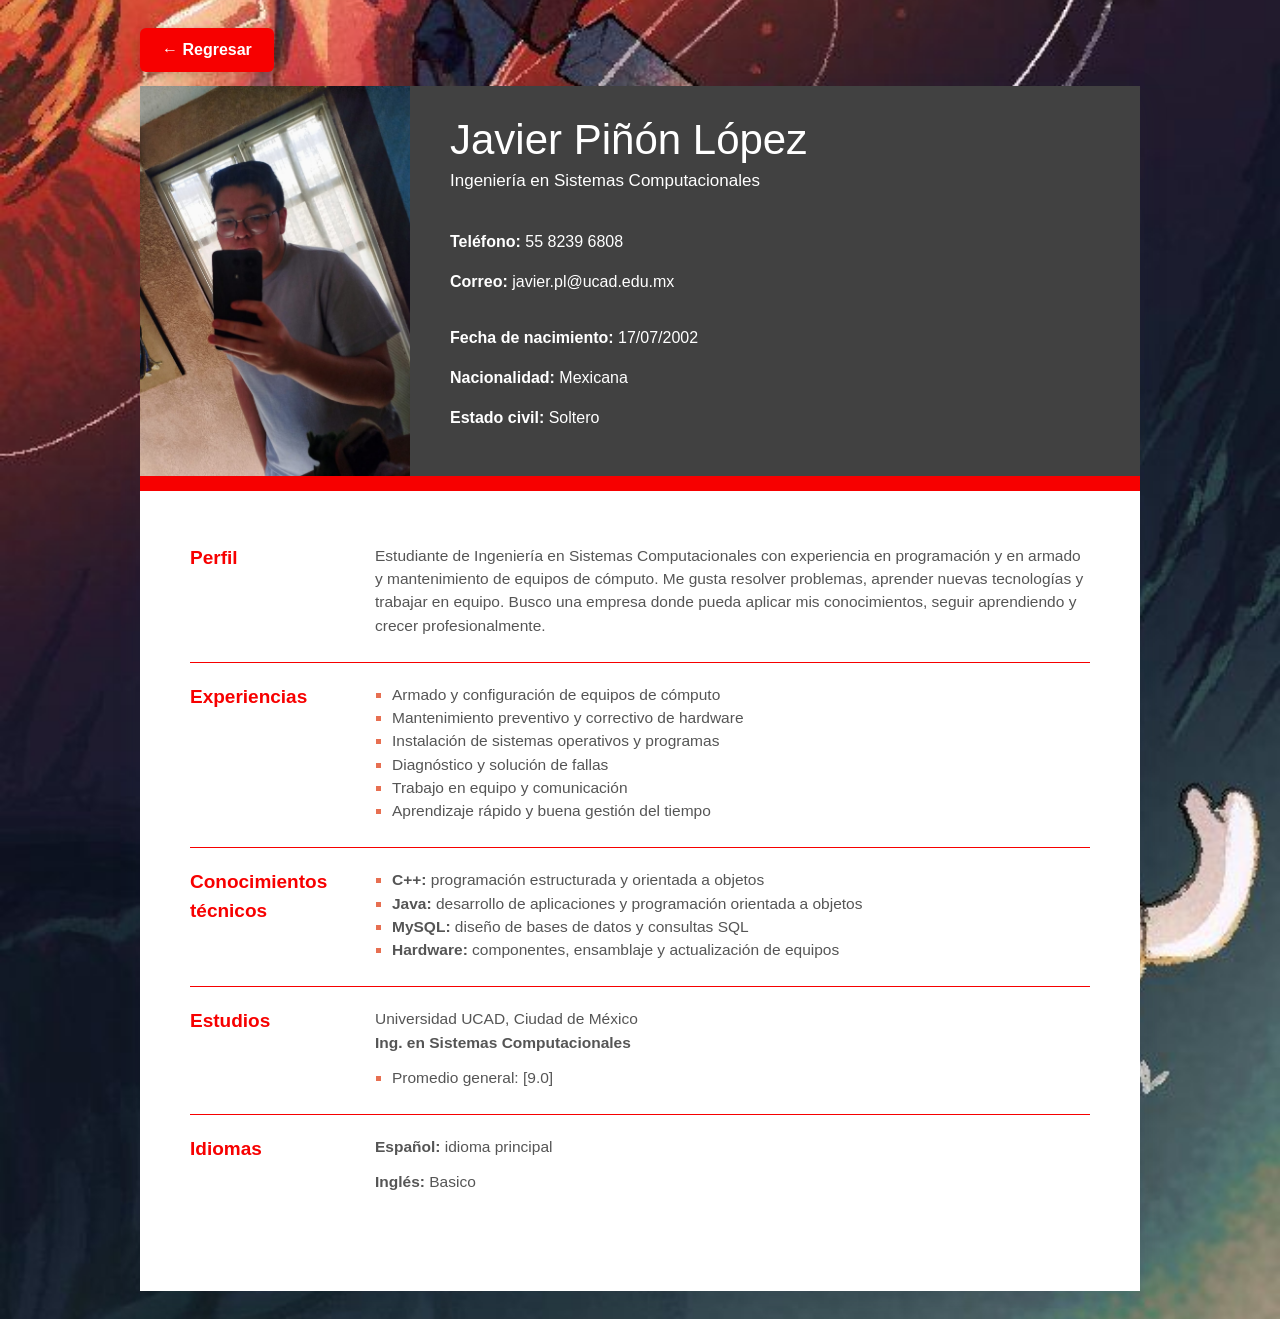
<file: Proyecto/cv.html>
<!DOCTYPE html>
<html lang="es">
<head>
  <meta charset="UTF-8">
  <meta name="viewport" content="width=device-width, initial-scale=1.0">
  <title>CV - Javier Piñón López</title>
  <link rel="icon" href="Engrane.webp">
  <link rel="stylesheet" href="cv.css">
</head>
<body>

  <nav class="barra-superior">
    <a class="boton-regresar" href="index.html">← Regresar</a>
  </nav>

  <main class="cv">

    <header class="encabezado">
      <img class="foto" src="img/Javi.jpeg" alt="Foto de Javier Piñón López">

      <div class="datos">
        <h1>Javier Piñón López</h1>
        <p class="carrera">Ingeniería en Sistemas Computacionales</p>

        <div class="contacto">
          <p><strong>Teléfono:</strong> 55 8239 6808</p>
          <p><strong>Correo:</strong> javier.pl@ucad.edu.mx</p>
        </div>

        <div class="datos-personales">
          <p><strong>Fecha de nacimiento:</strong> 17/07/2002</p>
          <p><strong>Nacionalidad:</strong> Mexicana</p>
          <p><strong>Estado civil:</strong> Soltero</p>
        </div>
      </div>
    </header>

    <div class="franja"></div>

    <div class="contenido">

      <section class="seccion">
        <h2>Perfil</h2>
        <div class="texto">
          Estudiante de Ingeniería en Sistemas Computacionales con experiencia en programación y en armado y mantenimiento de equipos de cómputo. Me gusta resolver problemas, aprender nuevas tecnologías y trabajar en equipo. Busco una empresa donde pueda aplicar mis conocimientos, seguir aprendiendo y crecer profesionalmente.
        </div>
      </section>

      <section class="seccion">
        <h2>Experiencias</h2>
        <div class="texto">
          <ul>
            <li>Armado y configuración de equipos de cómputo</li>
            <li>Mantenimiento preventivo y correctivo de hardware</li>
            <li>Instalación de sistemas operativos y programas</li>
            <li>Diagnóstico y solución de fallas</li>
            <li>Trabajo en equipo y comunicación</li>
            <li>Aprendizaje rápido y buena gestión del tiempo</li>
          </ul>
        </div>
      </section>

      <section class="seccion">
        <h2>Conocimientos técnicos</h2>
        <div class="texto">
          <ul>
            <li><strong>C++:</strong> programación estructurada y orientada a objetos</li>
            <li><strong>Java:</strong> desarrollo de aplicaciones y programación orientada a objetos</li>
            <li><strong>MySQL:</strong> diseño de bases de datos y consultas SQL</li>
            <li><strong>Hardware:</strong> componentes, ensamblaje y actualización de equipos</li>
          </ul>
        </div>
      </section>

      <section class="seccion">
        <h2>Estudios</h2>
        <div class="texto">
          <p>Universidad UCAD, Ciudad de México<br>
          <strong>Ing. en Sistemas Computacionales</strong></p>
          <ul>
            <li>Promedio general: [9.0]</li>
          </ul>
        </div>
      </section>

      <section class="seccion">
        <h2>Idiomas</h2>
        <div class="texto">
          <p><strong>Español:</strong> idioma principal</p>
          <p><strong>Inglés:</strong> Basico</p>
        </div>
      </section>

    </div>
  </main>
</body>
</html>
</file>
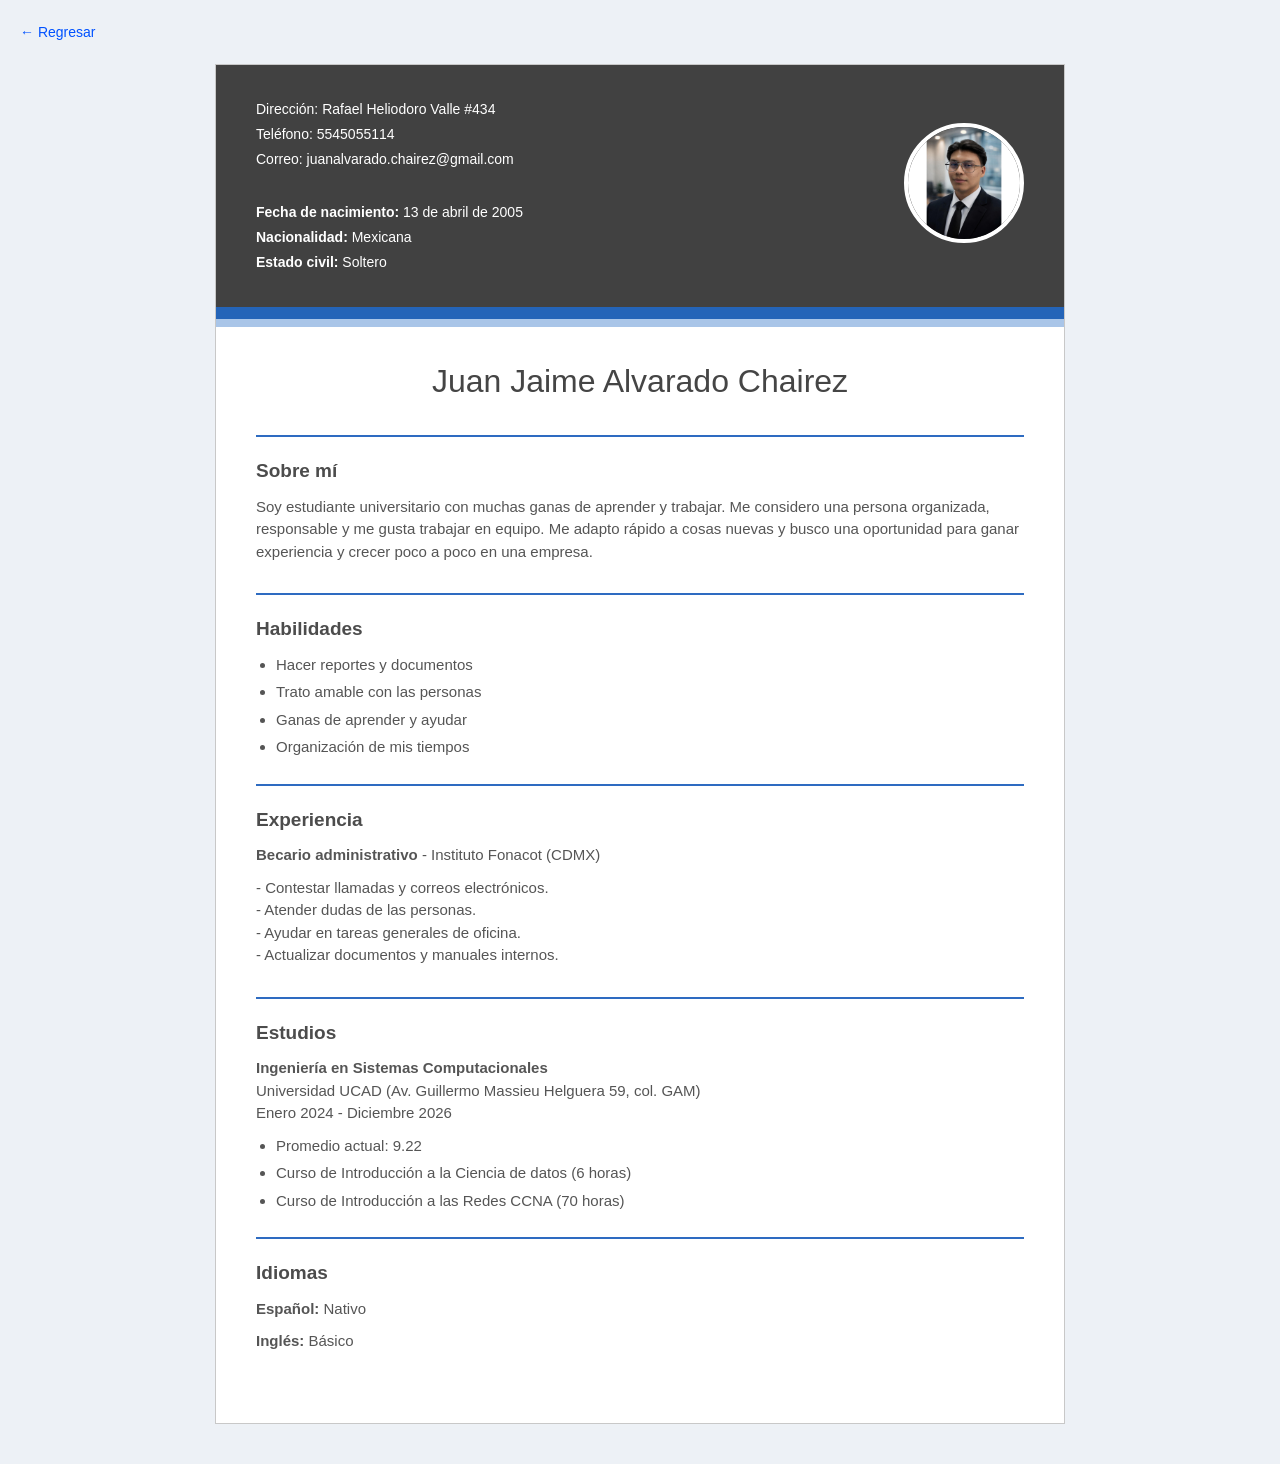
<file: Proyecto/jj_cv.html>
<!DOCTYPE html>
<html lang="es">
<head>
  <meta charset="UTF-8">
  <title>Mi CV - Juan Jaime</title>
  <link rel="icon" href="Engrane.webp">
  <link rel="stylesheet" href="css/style.css">
</head>
<body>

  <a href="index.html">← Regresar</a>

  <div class="contenedor-cv">
    
    <!-- Datos de arriba -->
    <div class="arriba">
      <div class="info">
        <p>Dirección: Rafael Heliodoro Valle #434</p>
        <p>Teléfono: 5545055114</p>
        <p>Correo: juanalvarado.chairez@gmail.com</p>
        <br>
        <p><b>Fecha de nacimiento:</b> 13 de abril de 2005</p>
        <p><b>Nacionalidad:</b> Mexicana</p>
        <p><b>Estado civil:</b> Soltero</p>
      </div>

      <div class="foto">
        <img src="img/JJ_CV.jpeg" alt="Mi foto" width="150">
      </div>
    </div>

    <hr>

    <h1>Juan Jaime Alvarado Chairez</h1>

    <!-- Contenido principal -->
    <div class="seccion">
      <h2>Sobre mí</h2>
      <p>
        Soy estudiante universitario con muchas ganas de aprender y trabajar. Me considero una persona organizada, responsable y me gusta trabajar en equipo. Me adapto rápido a cosas nuevas y busco una oportunidad para ganar experiencia y crecer poco a poco en una empresa.
      </p>
    </div>

    <div class="seccion">
      <h2>Habilidades</h2>
      <ul>
        <li>Hacer reportes y documentos</li>
        <li>Trato amable con las personas</li>
        <li>Ganas de aprender y ayudar</li>
        <li>Organización de mis tiempos</li>
      </ul>
    </div>

    <div class="seccion">
      <h2>Experiencia</h2>
      <p><b>Becario administrativo</b> - Instituto Fonacot (CDMX)</p>
      <p>
        - Contestar llamadas y correos electrónicos.<br>
        - Atender dudas de las personas.<br>
        - Ayudar en tareas generales de oficina.<br>
        - Actualizar documentos y manuales internos.
      </p>
    </div>

    <div class="seccion">
      <h2>Estudios</h2>
      <p><b>Ingeniería en Sistemas Computacionales</b><br>
      Universidad UCAD (Av. Guillermo Massieu Helguera 59, col. GAM)<br>
      Enero 2024 - Diciembre 2026</p>
      <ul>
        <li>Promedio actual: 9.22</li>
        <li>Curso de Introducción a la Ciencia de datos (6 horas)</li>
        <li>Curso de Introducción a las Redes CCNA (70 horas)</li>
      </ul>
    </div>

    <div class="seccion">
      <h2>Idiomas</h2>
      <p><b>Español:</b> Nativo</p>
      <p><b>Inglés:</b> Básico</p>
    </div>

  </div>

</body>
</html>
</file>
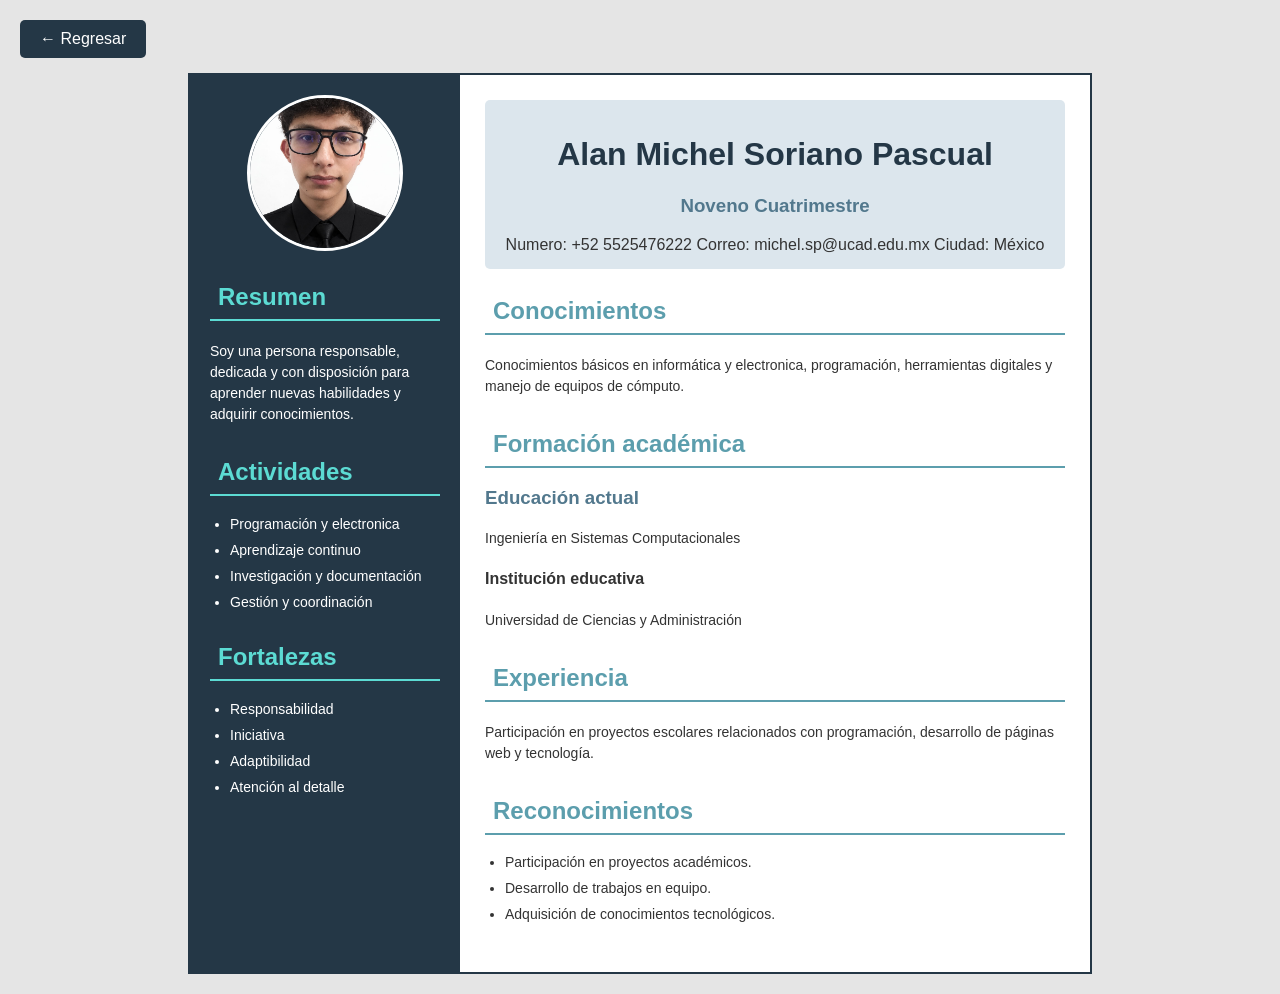
<file: Proyecto/Mi cv.html>
<!DOCTYPE html>
<html lang="es">

<head>
    <meta charset="UTF-8">
    <meta name="viewport" content="width=device-width, initial-scale=1.0">
    <title>Mi Curriculum</title>
    <link rel="icon" href="Engrane.webp">
    <link rel="stylesheet" href="estilo.css">
</head>

<body>

    <a href="index.html" class="regresar">← Regresar</a>

    <div class="contenedor">

        <aside class="lateral">

            <div class="foto">
                <img src="img/foto.jpeg" alt="Fotografía personal">
            </div>

            <section>
                <h2>Resumen</h2>
                <p>
                    Soy una persona responsable, dedicada
                    y con disposición para aprender nuevas
                    habilidades y adquirir conocimientos.
                </p>
            </section>

            <section>
                <h2>Actividades</h2>
                <ul>
                    <li>Programación y electronica</li>
                    <li>Aprendizaje continuo</li>
                    <li>Investigación y documentación</li>
                    <li>Gestión y coordinación</li>
                </ul>
            </section>

            <section>
                <h2>Fortalezas</h2>
                <ul>
                    <li>Responsabilidad</li>
                    <li>Iniciativa</li>
                    <li>Adaptibilidad</li>
                    <li>Atención al detalle</li>
                </ul>
            </section>

        </aside>

        <main class="contenido">

            <header>
                <h1>Alan Michel Soriano Pascual</h1>
                <h3>Noveno Cuatrimestre</h3>
                    Numero: +52 5525476222  Correo: michel.sp@ucad.edu.mx Ciudad: México
                </h3>
            </header>

            <section>
                <h2>Conocimientos</h2>
                <p>
                    Conocimientos básicos en informática y electronica, programación, herramientas digitales
                    y manejo de equipos de cómputo.
                </p>
            </section>

            <section>
                <h2>Formación académica</h2>
                <h3>Educación actual</h3>
                <p>Ingeniería en Sistemas Computacionales</p>

                <h4>Institución educativa</h4>
                <p>Universidad de Ciencias y Administración</p>
            </section>

            <section>
                <h2>Experiencia</h2>
                <p>
                    Participación en proyectos escolares
                    relacionados con programación,
                    desarrollo de páginas web y tecnología.
                </p>
            </section>

            <section>
                <h2>Reconocimientos</h2>
                <ul>
                    <li>Participación en proyectos académicos.</li>
                    <li>Desarrollo de trabajos en equipo.</li>
                    <li>Adquisición de conocimientos tecnológicos.</li>
                </ul>
            </section>

        </main>

    </div>

</body>
</html>
</file>
<file: Proyecto/style.css>
@import url('https://fonts.googleapis.com/css2?family=Poppins:ital,wght@0,100;0,200;0,300;0,400;0,500;0,600;0,700;0,800;0,900;1,100;1,200;1,300;1,400;1,500;1,600;1,700;1,800;1,900&display=swap');

*{
    margin: 0;
    padding: 0;
    box-sizing: border-box;
	font-family: "Poppins", sans-serif;
}

body {
	background-image: url(Mesa.jpg);
    background-size: cover;
    background-position: center;
    background-attachment: fixed;
    display: grid;
    place-content: center;
    height: 100vh;
    width: 100vw;
	overflow: hidden;
}

.flipbook {
    width: 1000px;
    height: 600px;
}

.flipbook .hard {
    background-image: url(fl.webp) !important;
    background-size: cover;
    background-position: center;
    background-attachment: fixed;
    display: grid;
    place-content: center;
    height: 100vh;
    width: 100vw;
	overflow: hidden;

}

.flipbook .hard small{
    color: white;
	font-style: italic;
	font-weight: lighter;
	opacity: 0.7;
	font-size: 14px;
    margin: 0%;
}

.flipbook .page {
    background: white;
	display: flex;
	flex-direction: column;
	justify-content: center;
	align-items: center;
    gap: 10px;
    border: 1px solid rgba(0, 0, 0, 0.11);
}

.page img{
	width: 70%;
	object-fit: cover;
    display: block;
	margin: auto;
}

.page a{
	width: 100%;
	object-fit: cover;
    display: block;
}

.f img{
	width: 250px;
    height: 350px;
    object-fit: cover;
    display: block;
	margin: auto;
}

.flipbook .page small{
	font-size: 14px;
    margin-bottom: 10px;
}

a {
    margin: 20px 5px;
    text-decoration: none;
    color: black;
}

a:hover{
    color: rgb(8, 27, 131);
}

a:active{
    color: rgb(8, 123, 131);
}

h1,h3 {
    color: white;
    text-align: center;
}
</file>
<file: Proyecto/exa/style.css>
@import url('https://fonts.googleapis.com/css2?family=Poppins:ital,wght@0,100;0,200;0,300;0,400;0,500;0,600;0,700;0,800;0,900;1,100;1,200;1,300;1,400;1,500;1,600;1,700;1,800;1,900&display=swap');

*{
    margin: 0;
    padding: 0;
    box-sizing: border-box;
	font-family: "Poppins", sans-serif;
}

body {
    display: grid;
    place-content: center;
    height: 100vh;
    width: 100vw;
	overflow: hidden;
	background: #f1c40f;
}

.flipbook {
    width: 1000px;
    height: 600px;
}

.flipbook .hard {
    background: #c0392b !important;
    color: #fff;
    font-weight: bold;
    border: none; 
}

.flipbook .hard small{
	font-style: italic;
	font-weight: lighter;
	opacity: 0.7;
	font-size: 14px;
}

.flipbook .page {
    background: white;
	display: flex;
	flex-direction: column;
	justify-content: center;
	align-items: center;
    gap: 10px;
    border: 1px solid rgba(0, 0, 0, 0.11);
}

.page img{
	width: 70%;
	object-fit: cover;
	margin: auto;
}

.flipbook .page small{
	font-size: 14px;
    margin-bottom: 10px;
}

p {
    color: rgb(196, 44, 212);
}

h1 {
    color: white;
    text-align: center;
}

h2,
h3 {
    background-color: rgb(87, 245, 81);
    color: rgb(28, 154, 24);
    text-align: center;
}

h4,
h5,
h6 {
    background-color: rgb(196, 255, 226);
    color: white;
    text-align: center;
}

div h1 {
    color: black;
    text-align: left;
}

div p {
    color: green;
    background-color: black;
    text-align: justify;
}

#primero {
    font-size: xx-large;
    font-weight: bold;
}

.parrafo {
    color: aquamarine;
    background-color: rgb(42, 134, 64);
    text-align: center;
    font-size: 20px;
    font-weight: 600;
    font-style: italic;
}

a,img {
    display: block;
}

a {
    margin: 20px 5px;
    text-decoration: none;
    color: black;
}

a:hover{
    color: rgb(184, 248, 56);
}

img{
    width: 90%;
    margin: auto;
}

iframe {
    margin: auto;
    display: block;
    width: 100%;
    height: 100%;
    top: 0px;
    left: 0px;
}

article.SO1 {
    background-color: rgb(242, 87, 15);
    margin: auto;
    display: block;
    width: 100%;
    height: 100%;
    top: 0px;
    left: 0px;
}

a.c1 {
    background-color: rgb(128, 23, 255);
    color: aquamarine;
    text-align: center;
}

a.c1:hover {
    background-color: yellow;
    color: black;
}

a.c2 {
    background-color: rgb(6, 1, 11);
    color: aquamarine;
    text-align: center;
}

a.c2:hover {
    background-color: red;
    color: white;
}

a.c3 {
    background-color: rgb(12, 231, 111);
    color: aquamarine;
    text-align: center;
}

a.c3:hover {
    background-color: blue;
    color: orange;
}

a.c4 {
    background-color: rgb(225, 216, 33);
    color: aquamarine;
    text-align: center;
}

a.c4:hover {
    background-color: white;
    color: red;
}

a.c5 {
    background-color: rgb(47, 23, 255);
    color: aquamarine;
    text-align: center;
}

a.c5:hover {
    background-color: black;
    color: purple;
}

ul.lc {
    padding-left: 2rem;
    list-style-type: none;
}

a.c6:link {
    color: blue;
}

a.c6:visited {
    color: purple;
}

a.c6:focus,
a.c6:hover {
    border-bottom: 1px solid;
    color: white;
}

a.c6:active {
    color: red;
}

a.c7:link {
    color: rgb(200, 255, 0);
}

a.c7:visited {
    color: rgb(128, 0, 0);
}

a.c7:focus,
a.c7:hover {
    border-bottom: 1px solid;
    color: aquamarine;
}

a.c7:active {
    color: rgb(255, 196, 0);
}

a.c8:link {
    color: rgb(140, 0, 255);
}

a.c8:visited {
    color: rgb(0, 128, 107);
}

a.c8:focus,
a.c8:hover {
    border-bottom: 1px solid;
    color: red;
}

a.c8:active {
    color: rgb(55, 0, 255);
}
</file>
<file: Proyecto/css/cv abraham.css>
body {
  font-family: "PT Sans", Arial, sans-serif;
  background-color: #cfcfcf;
  margin: 0;
  padding: 20px;
  color: #000;
}


.cv {
  position: relative;
  width: 888px;
  margin: 0 auto;
  background-color: #fff;
  padding-bottom: 40px;
}


.cv > table {
  width: 100%;
  border-collapse: collapse;
}



.col-izq {
  width: 250px;
  padding-left: 43px;
  box-sizing: border-box;
}

.col-der {
  padding-right: 45px;
}


.foto {
  position: absolute;
  top: 100px;
  left: 50px;
  width: 100px;
  height: 100px;
  border-radius: 50%;
  object-fit: cover;
  background-color: #ddd4d4;
  z-index: 2;
}


.fila-contacto td {
  background-color: #dbe7ea;
  height: 213px;
  padding-top: 40px;
}



.contacto td {
  background: none;
  height: auto;
  padding: 0 10px 14px 0;
  font-size: 16px;
  vertical-align: top;
}



.fila-nombre td {
  background-color: #0e6680;
  height: 72px;
  vertical-align: middle;
}


h1 {
  margin: 0;
  font-family: Oswald, Arial, sans-serif;
  font-weight: 400;
  font-size: 40px;
  color: #fff;
  text-transform: uppercase;
}


.seccion td {
  border-top: 9px solid #dbe7ea;
  padding-top: 12px;
  padding-bottom: 20px;
}


h2 {
  margin: 0;
  font-family: Oswald, Arial, sans-serif;
  font-weight: 400;
  font-size: 20px;
  color: #0e6680;
}


.grande {
  font-size: 19px;
  display: block;
  padding: 12px 0 20px;
}


.aptitudes {
  list-style: none;
  margin: 0;
  padding: 0;
  column-count: 2;
  line-height: 1.3;
  font-size: 16px;
}


.proyecto {
  margin-bottom: 14px;
  font-size: 16px;
}

.proyecto .detalle {
  display: block;
  font-size: 14px;
  color: #0e6680;
}

.proyecto p {
  margin: 2px 0 0;
  line-height: 1.3;
}

.col-der > p + p {
  margin-top: 8px;
}

.contacto a {
  color: inherit;
  text-decoration: none;
  word-break: break-all;
}

.col-der > p {
  margin: 0;
  font-size: 16px;
  line-height: 1.4;
}


.etiquetas {
  list-style: none;
  margin: 0;
  padding: 0;
  display: flex;
  flex-wrap: wrap;
  gap: 8px;
}

.etiquetas li {
  background-color: #dbe7ea;
  color: #0e6680;
  padding: 4px 12px;
  border-radius: 14px;
  font-size: 15px;
}

.regresar {
    position: absolute;
    top: 18px;
    left: 25px;
    color: rgb(1, 82, 255);
    text-decoration: none;
    font-size: 14px;
    font-weight: 500;
    transition: color 0.3s ease;
    z-index: 10;
}
</file>
<file: Proyecto/css/CV fernanda.css>
* {
  box-sizing: border-box;
}

body {
  margin: 0;
  padding: 24px;
  background-color: #eceff3;
  font-family: Lato, Arial, sans-serif;
  color: #2b2b2b;
}


#hoja {
  width: 900px;
  margin: 0 auto;
  border-collapse: collapse;
  background-color: #ffffff;
  box-shadow: 0 6px 20px rgba(0, 0, 0, 0.18);
}

#hoja td {
  vertical-align: top;
}


#lateral {
  width: 290px;
  background-color: #1e2a3a;
  color: #e6ebf1;
  padding: 35px 25px;
}

#retrato {
  display: block;
  width: 170px;
  height: 170px;
  margin: 0 auto 30px;
  border-radius: 50%;
  object-fit: cover;
  background-color: #3a4a5e;
  border: 5px solid #f28c28;
}

#lateral h3 {
  margin: 28px 0 12px;
  padding-bottom: 6px;
  font-family: Montserrat, Arial, sans-serif;
  font-size: 15px;
  letter-spacing: 2px;
  text-transform: uppercase;
  color: #f28c28;
  border-bottom: 1px solid #3a4a5e;
}

.dato {
  margin: 0 0 12px;
  font-size: 14px;
  line-height: 1.35;
}

.dato b {
  display: block;
  font-size: 12px;
  text-transform: uppercase;
  letter-spacing: 1px;
  color: #9fb0c3;
}

.dato a {
  color: #e6ebf1;
  text-decoration: none;
  word-break: break-all;
}

.lista-lateral {
  margin: 0;
  padding-left: 18px;
  font-size: 14px;
  line-height: 1.7;
}

.idioma-nombre {
  margin: 10px 0 4px;
  font-size: 14px;
  font-weight: 700;
}

.idioma-nombre span {
  display: block;
  font-weight: 400;
  font-size: 12px;
  color: #9fb0c3;
}

progress {
  width: 100%;
  height: 8px;
  accent-color: #f28c28;
}


#principal {
  padding: 40px 40px 40px 38px;
}

h1 {
  margin: 0 0 6px;
  font-family: Montserrat, Arial, sans-serif;
  font-size: 34px;
  line-height: 1.15;
  color: #1e2a3a;
}

#titulo {
  margin: 0 0 10px;
  font-size: 17px;
  color: #f28c28;
  font-weight: 700;
}

h2 {
  margin: 30px 0 12px;
  font-family: Montserrat, Arial, sans-serif;
  font-size: 17px;
  text-transform: uppercase;
  letter-spacing: 1.5px;
  color: #1e2a3a;
}

h2::after {
  content: "";
  display: block;
  width: 45px;
  height: 3px;
  margin-top: 6px;
  background-color: #f28c28;
}

.texto {
  margin: 0 0 8px;
  font-size: 15px;
  line-height: 1.5;
}


.bloque {
  margin-bottom: 16px;
  padding-left: 14px;
  border-left: 3px solid #d8dee6;
}

.bloque p {
  margin: 0;
}

.bloque-titulo {
  font-weight: 700;
  font-size: 16px;
}

.bloque-sub {
  font-size: 14px;
  color: #f28c28;
  font-weight: 700;
}

.bloque-fecha {
  font-size: 13px;
  color: #777;
  font-style: italic;
}

.bloque .texto {
  margin-top: 4px;
}


.chips {
  margin: 0;
  display: flex;
  flex-wrap: wrap;
  gap: 8px;
}

.chips span {
  padding: 5px 13px;
  font-size: 14px;
  color: #1e2a3a;
  background-color: #fde8d0;
  border-radius: 4px;
  font-weight: 700;
}

.boton-regresar {
  display: inline-block;
  padding: 10px 22px;
  background: var(--principal);
  color: #fff;
  text-decoration: none;
  font-weight: 600;
  border-radius: 6px;
  box-shadow: 0 2px 8px rgba(0, 0, 0, 0.18);
  transition: background 0.2s, transform 0.2s;
}
.boton-regresar:hover {
  background: var(--acento);
  transform: translateX(-3px);
}
</file>
<file: Proyecto/css/style-a.css>
/* ========== ESTILOS GENERALES ========== */

* {
    box-sizing: border-box;
    margin: 0;
    padding: 0;
}

body {
    font-family: 'Segoe UI', system-ui, -apple-system, Arial, Helvetica, sans-serif;
    max-width: 900px;
    margin: 0 auto;
    padding: 30px 20px;
    background-color: #f5f7fa;
    color: #1a1a2e;
    line-height: 1.7;
}


/* ========== ENCABEZADO ========== */

header {
    text-align: center;
    background: linear-gradient(135deg, #1e3a8a 0%, #1e40af 40%, #dc2626 100%);
    padding: 40px 25px 35px;
    border-radius: 0 0 20px 20px;
    margin-bottom: 30px;
    box-shadow: 0 10px 30px rgba(30, 58, 138, 0.3);
    position: relative;
}

header::after {
    content: '';
    position: absolute;
    bottom: 0;
    left: 0;
    right: 0;
    height: 6px;
    background: repeating-linear-gradient(
        90deg,
        #ffffff 0px,
        #ffffff 20px,
        #dc2626 20px,
        #dc2626 40px,
        #1e3a8a 40px,
        #1e3a8a 60px
    );
}

.foto-perfil {
    width: 155px;
    height: 155px;
    border-radius: 50%;
    object-fit: cover;
    border: 5px solid #ffffff;
    box-shadow: 0 0 0 4px #dc2626, 0 8px 25px rgba(0, 0, 0, 0.25);
    display: block;
    margin: 0 auto 18px auto;
}

header h1 {
    margin: 0 0 6px 0;
    color: #ffffff;
    font-size: 2.15em;
    font-weight: 800;
    letter-spacing: -0.5px;
    text-shadow: 0 2px 8px rgba(0, 0, 0, 0.2);
}

header h2 {
    margin: 0 0 12px 0;
    color: #bfdbfe;
    font-size: 1.15em;
    font-weight: 500;
}

.subtitulo {
    color: #ffffff;
    font-style: italic;
    margin: 0;
    font-size: 1.05em;
    opacity: 0.95;
    background: rgba(220, 38, 38, 0.35);
    display: inline-block;
    padding: 6px 18px;
    border-radius: 30px;
}


/* ========== SECCIONES ========== */

section {
    background: #ffffff;
    padding: 24px 28px;
    margin-bottom: 22px;
    border-radius: 12px;
    box-shadow: 0 4px 15px rgba(30, 58, 138, 0.08);
    border-top: 4px solid #1e3a8a;
    position: relative;
}

section:nth-child(even) {
    border-top-color: #dc2626;
}

section h3 {
    color: #1e3a8a;
    margin: 0 0 16px 0;
    padding-bottom: 10px;
    border-bottom: 2px solid #e5e7eb;
    font-size: 1.3em;
    font-weight: 700;
    display: flex;
    align-items: center;
    gap: 10px;
}

section h3::before {
    content: '';
    width: 8px;
    height: 8px;
    background: #dc2626;
    border-radius: 50%;
    display: inline-block;
}

section:nth-child(even) h3 {
    color: #b91c1c;
}

section:nth-child(even) h3::before {
    background: #1e3a8a;
}

section p {
    margin: 0 0 12px 0;
    color: #334155;
}

section p:last-child {
    margin-bottom: 0;
}

section p strong {
    color: #dc2626;
}


/* ========== LISTAS ========== */

ul {
    margin: 0;
    padding-left: 22px;
}

li {
    margin-bottom: 13px;
    color: #334155;
}

li:last-child {
    margin-bottom: 0;
}

li strong {
    color: #1e3a8a;
    font-weight: 700;
}


/* ========== HABILIDADES (DOS COLUMNAS) ========== */

.habilidades {
    display: flex;
    gap: 35px;
    flex-wrap: wrap;
}

.habilidades div {
    flex: 1;
    min-width: 220px;
    background: #f8fafc;
    padding: 16px 18px;
    border-radius: 10px;
    border-left: 4px solid #1e3a8a;
}

.habilidades div:last-child {
    border-left-color: #dc2626;
}

.habilidades h4 {
    color: #1e3a8a;
    margin: 0 0 12px 0;
    font-size: 1.08em;
    font-weight: 700;
}

.habilidades div:last-child h4 {
    color: #b91c1c;
}

.habilidades ul {
    padding-left: 18px;
}

.habilidades li {
    margin-bottom: 8px;
    color: #475569;
}


/* ========== CONTACTO ========== */

section:last-of-type {
    border-top-color: #1e3a8a;
    background: linear-gradient(to right, #eff6ff, #fef2f2);
}

section:last-of-type ul {
    list-style: none;
    padding-left: 0;
}

section:last-of-type li {
    padding: 10px 0;
    border-bottom: 1px solid #e2e8f0;
    color: #334155;
    font-size: 1.02em;
}

section:last-of-type li:last-child {
    border-bottom: none;
}

section:last-of-type li strong {
    color: #1e3a8a;
    min-width: 95px;
    display: inline-block;
}


/* ========== PIE DE PÁGINA ========== */

footer {
    text-align: center;
    margin-top: 30px;
    padding: 20px 0 10px;
    color: #64748b;
    font-size: 0.9em;
    border-top: 3px solid;
    border-image: linear-gradient(90deg, #1e3a8a, #dc2626, #1e3a8a) 1;
}

footer p {
    margin: 0;
}


/* ========== ENLACES ========== */

a {
    color: #1e3a8a;
    text-decoration: none;
    font-weight: 600;
    transition: color 0.2s ease;
}

a:hover {
    color: #dc2626;
    text-decoration: underline;
}


/* ========== RESPONSIVE ========== */

@media (max-width: 640px) {
    body {
        padding: 15px 12px;
    }

    header {
        padding: 30px 16px 28px;
        border-radius: 0 0 16px 16px;
    }

    .foto-perfil {
        width: 130px;
        height: 130px;
    }

    header h1 {
        font-size: 1.75em;
    }

    section {
        padding: 18px 16px;
    }

    .habilidades {
        gap: 16px;
        flex-direction: column;
    }

    .habilidades div {
        min-width: 100%;
    }
}

.regresar {
    position: absolute;
    top: 18px;
    left: 25px;
    color: rgb(1, 82, 255);
    text-decoration: none;
    font-size: 14px;
    font-weight: 500;
    transition: color 0.3s ease;
    z-index: 10;
}
</file>
<file: Proyecto/css/style-ad.css>
/*ESTILOS GENERALES DE LA PÁGINA*/

body {
    font-family: Arial, Helvetica, sans-serif;
    max-width: 900px;
    margin: 0 auto;
    padding: 25px;
    background-color: #0b0c15;
    color: #e8e8f0;
    line-height: 1.6;
}


/*ENCABEZADO (nombre, foto y título)*/

header {
    text-align: center;
    background-color: #1a1d2e;
    padding: 30px 20px;
    border-radius: 12px;
    border: 1px solid #2a2d45;
    border-top: 3px solid #00ff9d;
    margin-bottom: 25px;
}


/*Foto de perfil*/

.foto-perfil {
    width: 160px;
    height: 160px;
    border-radius: 50%;
    object-fit: cover;
    border: 3px solid #00ff9d;
    display: block;
    margin: 0 auto 15px auto;
}


/* Nombre principal */

header h1 {
    margin: 0 0 8px 0;
    color: #00ff9d;
    font-size: 2em;
}


/* Carrera */

header h2 {
    margin: 0 0 10px 0;
    color: #b0b0ff;
    font-size: 1.1em;
    font-weight: normal;
}


/* Frase de debajo del título */

.subtitulo {
    color: #ff6b9d;
    font-style: italic;
    margin: 0;
}


/* ========== SECCIONES DEL CV ========== */

section {
    background-color: #141625;
    padding: 20px 25px;
    margin-bottom: 18px;
    border-radius: 12px;
    border: 1px solid #2a2d45;
    border-left: 4px solid #00ff9d;
}


/* Títulos de cada sección (Sobre mí, Educación, etc.) */

section h3 {
    color: #00ff9d;
    margin-top: 0;
    margin-bottom: 12px;
    padding-bottom: 8px;
    border-bottom: 1px solid #2a2d45;
}


/* Párrafos dentro de las secciones */

section p {
    margin: 0 0 10px 0;
}


/* ========== LISTAS ========== */

ul {
    margin: 0;
    padding-left: 20px;
}

li {
    margin-bottom: 10px;
}

li strong {
    color: #ffffff;
}


/* ========== HABILIDADES (dos columnas) ========== */

.habilidades {
    display: flex;
    gap: 30px;
    flex-wrap: wrap;
}

.habilidades div {
    flex: 1;
    min-width: 200px;
}

.habilidades h4 {
    color: #ff6b9d;
    margin-top: 0;
    margin-bottom: 8px;
}


/* ========== CONTACTO ========== */

/* Quitar los puntos de la lista de contacto */
section:last-of-type ul {
    list-style: none;
    padding-left: 0;
}

section:last-of-type li {
    padding: 5px 0;
    border-bottom: 1px dashed #2a2d45;
}

section:last-of-type li:last-child {
    border-bottom: none;
}


/* ========== PIE DE PÁGINA ========== */

footer {
    text-align: center;
    margin-top: 25px;
    padding-top: 15px;
    border-top: 1px solid #2a2d45;
    color: #888888;
    font-size: 0.9em;
}

footer p {
    margin: 0;
}


/* ========== ENLACES ========== */

a {
    color: #00ff9d;
    text-decoration: none;
}

a:hover {
    color: #ff6b9d;
    text-decoration: underline;
}


/* ========== PARA CELULARES ========== */

@media (max-width: 600px) {
    body {
        padding: 15px;
    }

    .foto-perfil {
        width: 130px;
        height: 130px;
    }

    section {
        padding: 15px;
    }

    .habilidades {
        gap: 15px;
    }
}

.regresar {
    position: absolute;
    top: 18px;
    left: 25px;
    color: rgb(1, 82, 255);
    text-decoration: none;
    font-size: 14px;
    font-weight: 500;
    transition: color 0.3s ease;
    z-index: 10;
}
</file>
<file: Proyecto/cv.css>
* { box-sizing: border-box; }

:root {
  --principal: #f70000;
  --principal-claro: #ffffff;
  --acento: #e76f51;
  --gris-oscuro: #414141;
  --texto: #555555;
  --fondo: #53d219;
}

body {
  margin: 0;
  padding: 28px 16px;
  background-color: var(--fondo);
  background-image: url("img/hollow.jpg");
  background-size: cover;
  background-position: center;
  background-repeat: no-repeat;
  background-attachment: fixed;
  color: var(--texto);
  font-family: "Segoe UI", Arial, Helvetica, sans-serif;
  line-height: 1.5;
}

.cv {
  width: min(100%, 1000px);
  min-height: 1120px;
  margin: 0 auto;
  overflow: hidden;
  background: #fff;
  box-shadow: 0 8px 28px rgba(25, 45, 75, 0.13);
}

.encabezado {
  display: flex;
  min-height: 270px;
  background: var(--gris-oscuro);
  color: #fff;
}

.foto {
  display: block;
  flex-shrink: 0;
  align-self: stretch;
  width: 270px;
  object-fit: cover;
  object-position: center top;
}

.datos {
  flex: 1;
  display: flex;
  flex-direction: column;
  justify-content: center;
  padding: 30px 40px;
}
.datos h1 {
  margin: 0 0 4px;
  font-size: clamp(28px, 4vw, 42px);
  font-weight: 400;
  line-height: 1.15;
}
.carrera {
  margin: 0 0 20px;
  color: var(--principal-claro);
  font-size: 17px;
}

.franja {
  height: 28px;
  background: linear-gradient(to bottom, var(--principal) 0 52%, var(--principal-claro) 52% 100%);
  clip-path: polygon(0 0, 100% 0, 100% 100%, 0 72%);
}

.contenido { padding: 20px 50px 60px; }
.seccion {
  display: grid;
  grid-template-columns: 165px minmax(0, 1fr);
  gap: 20px;
  padding: 20px 0 25px;
  border-top: 1.5px solid var(--principal);
}
.seccion:first-child { border-top: 0; }
.seccion h2 {
  margin: 0;
  color: var(--principal);
  font-size: 19px;
}
.texto { font-size: 15.5px; }
.texto p { margin: 0 0 12px; }
.texto ul { margin: 0; padding-left: 17px; list-style-type: square; }
.texto li::marker { color: var(--acento); }

.barra-superior {
  width: min(100%, 1000px);
  margin: 0 auto 14px;
}
.boton-regresar {
  display: inline-block;
  padding: 10px 22px;
  background: var(--principal);
  color: #fff;
  text-decoration: none;
  font-weight: 600;
  border-radius: 6px;
  box-shadow: 0 2px 8px rgba(0, 0, 0, 0.18);
  transition: background 0.2s, transform 0.2s;
}
.boton-regresar:hover {
  background: var(--acento);
  transform: translateX(-3px);
}

@media (max-width: 700px) {
  body { padding: 0; background: #fff; }
  .cv { box-shadow: none; }
  .barra-superior { margin: 0; padding: 12px 16px; background: #fff; }

  .encabezado { flex-direction: column; }
  .foto { width: 100%; height: 300px; }
  .datos { padding: 24px 22px; }

  .contenido { padding: 10px 24px 40px; }
  .seccion { grid-template-columns: 1fr; gap: 8px; }
}

@media print {
  @page { size: A4; margin: 0; }
  body { padding: 0; background: #fff; print-color-adjust: exact; -webkit-print-color-adjust: exact; }
  .cv { box-shadow: none; }
  .barra-superior { display: none; }
  .seccion { break-inside: avoid; }
}
</file>
<file: Proyecto/css/style.css>
* {
  box-sizing: border-box;
}

body {
  margin: 0;
  padding: 20px;
  background-color: rgb(237, 241, 246);
  color: rgb(85, 85, 85);
  font-family: Arial, Helvetica, sans-serif;
  line-height: 1.5;
}

/* Boton de regresar arriba */
a {
  color: rgb(1, 82, 255);
  text-decoration: none;
  font-size: 14px;
}

a:hover {
  color: rgb(234, 104, 104);
  text-decoration: underline;
}

/* Hoja blanca del CV */
.contenedor-cv {
  width: 850px;
  margin: 20px auto;
  background-color: rgb(255, 255, 255);
  border: 1px solid rgb(200, 200, 200);
  padding-bottom: 40px;
}

/* Parte gris de arriba */
.arriba {
  background-color: rgb(65, 65, 65);
  color: rgb(255, 255, 255);
  padding: 30px 40px;
  display: flex;
  justify-content: space-between;
  align-items: center;
  border-bottom: 12px solid rgb(36, 100, 184);
}

.info p {
  margin: 4px 0;
  font-size: 14px;
}

.foto img {
  width: 120px;
  height: 120px;
  border-radius: 50%;
  border: 4px solid rgb(255, 255, 255);
  object-fit: cover;
}

/* Linea divisoria */
hr {
  border: 0;
  height: 8px;
  background-color: rgb(169, 197, 232);
  margin: 0;
}

/* Nombre principal */
h1 {
  text-align: center;
  color: rgb(69, 69, 69);
  font-size: 32px;
  font-weight: normal;
  margin: 30px 20px;
}

/* Secciones del contenido */
.seccion {
  margin: 0 40px;
  padding: 20px 0;
  border-top: 2px solid rgb(46, 107, 193);
}

.seccion h2 {
  margin: 0 0 10px 0;
  color: rgb(76, 76, 76);
  font-size: 19px;
}

.seccion p {
  margin: 0 0 10px 0;
  font-size: 15px;
}

.seccion ul {
  margin: 0;
  padding-left: 20px;
}

.seccion li {
  margin-bottom: 5px;
  font-size: 15px;
}
</file>
<file: Proyecto/estilo.css>
body {
    background-color: #e5e5e5;
    font-family: Arial;
    margin: 20px;
    color: #333333;
}

.regresar {
    display: inline-block;
    background-color: #243746;
    color: white;
    padding: 10px 20px;
    text-decoration: none;
    border-radius: 5px;
    margin-bottom: 15px;
}

.regresar:hover {
    background-color: #5c9ead;
}

.contenedor {
    background-color: white;
    width: 900px;
    margin: auto;
    border: 2px solid #243746;
    display: flex;
}
.lateral {
    background-color: #243746;
    color: white;
    width: 30%;
    padding: 20px;
    box-sizing: border-box;
}

.contenido {
    background-color: white;
    width: 70%;
    padding: 25px;
    box-sizing: border-box;
}
.foto {
    text-align: center;
    margin-bottom: 20px;
}

.foto img {
    width: 150px;
    height: 150px;
    border-radius: 50%;
    object-fit: cover;
}
h1 {
    color: #243746;
    text-align: center;
}

h2 {
    color: #5c9ead;
    border-bottom: 2px solid #5c9ead;
    padding: 8px;
}

h3 {
    color: #52788d;
}

.lateral h2 {
    color: #5cdbd3;
    border-bottom: 2px solid #5cdbd3;
}
p {
    font-size: 14px;
    line-height: 1.5;
}

ul {
    padding-left: 20px;
}

li {
    margin-bottom: 10px;
    font-size: 14px;
}

header {
    background-color: #dce6ed;
    padding: 15px;
    text-align: center;
    margin-bottom: 20px;
    border-radius: 5px;
}
section {
    margin-bottom: 25px;
}

hr {
    border: 1px solid #5c9ead;
}
img {
    border: 3px solid white;
}
a {
    text-decoration: none;
}
</file>
